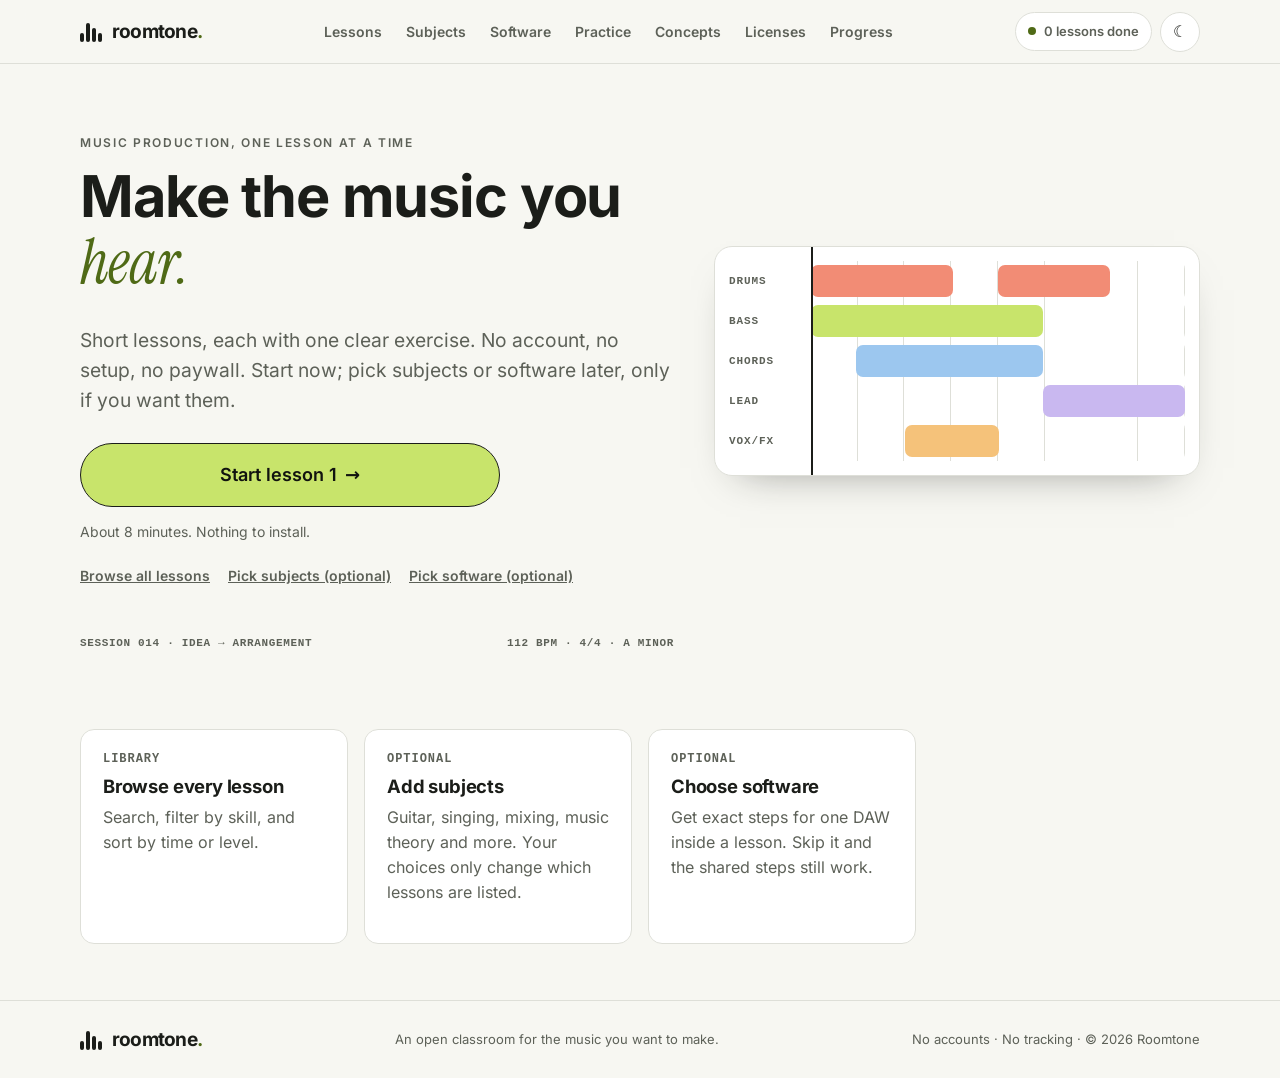
<file: index.html>
<!doctype html>
<html lang="en">
<head>
<meta charset="UTF-8" />
<meta name="viewport" content="width=device-width, initial-scale=1" />
<meta name="theme-color" content="#11130f" />
<meta name="description" content="Start a short, practical music production lesson now. No account, no setup. Choose subjects and software later if you want to." />
<title>Roomtone — Start learning music production</title>
<link rel="icon" href="favicon.ico" sizes="32x32" type="image/x-icon" />
<link rel="canonical" href="https://pashalegion.github.io/roomtone/" />
<meta property="og:site_name" content="Roomtone" />
<meta property="og:type" content="website" />
<meta property="og:title" content="Roomtone — Start learning music production" />
<meta property="og:description" content="Start a short, practical music production lesson now. No account, no setup. Choose subjects and software later if you want to." />
<meta property="og:url" content="https://pashalegion.github.io/roomtone/" />
<script>
(function () {
  var hashes = {"#explore": "subjects.html", "#paths": "daws.html", "#library": "lessons.html", "#concepts": "concepts.html", "#practice": "practice.html", "#software-notes": "software.html"};
  if (hashes[location.hash]) { location.replace(hashes[location.hash]); return; }
  document.documentElement.classList.add("js");
  if (location.protocol !== "file:") {
    var preload = document.createElement("link");
    preload.rel = "preload"; preload.as = "font"; preload.type = "font/woff2";
    preload.href = "assets/fonts/inter-latin-700-normal.woff2"; preload.crossOrigin = "anonymous";
    document.head.appendChild(preload);
  }
  try {
    var saved = localStorage.getItem("roomtone.theme.v1");
    document.documentElement.dataset.theme = saved === "dark" || saved === "light" ? saved : (window.matchMedia && window.matchMedia("(prefers-color-scheme: dark)").matches ? "dark" : "light");
  } catch (error) { /* The stylesheet falls back to the system preference. */ }
})();
</script>
<link rel="stylesheet" href="assets/site.css" />
</head>
<body>
<a class="skip-link" href="#main">Skip to content</a>
<header class="topbar">
  <a class="brand" href="index.html" aria-label="Roomtone home"><span class="brand-mark" aria-hidden="true"><i></i><i></i><i></i><i></i></span><span>roomtone<span class="brand-dot">.</span></span></a>
  <nav class="site-nav" id="site-nav" aria-label="Main">
    <a href="lessons.html">Lessons</a>
    <a href="subjects.html">Subjects</a>
    <a href="daws.html">Software</a>
    <a href="practice.html">Practice</a>
    <a href="concepts.html">Concepts</a>
    <a href="software.html">Licenses</a>
    <a href="progress.html">Progress</a>
  </nav>
  <div class="topbar-right">
    <a class="progress-pill" href="progress.html"><span class="status-dot" aria-hidden="true"></span><span data-progress-count>0 lessons done</span></a>
    <button class="theme-toggle" type="button" aria-pressed="false" aria-label="Switch to dark mode" title="Switch to dark mode"><span aria-hidden="true">☾</span></button>
    <button class="menu-toggle" type="button" aria-expanded="false" aria-controls="site-nav">Menu</button>
  </div>
</header>

<main id="main" tabindex="-1">
  <section class="wrap hero">
    <div class="hero-copy rise">
      <p class="eyebrow">Music production, one lesson at a time</p>
      <h1>Make the music you <span class="serif">hear.</span></h1>
      <p class="hero-deck">Short lessons, each with one clear exercise. No account, no setup, no paywall. Start now; pick subjects or software later, only if you want them.</p>
      <div class="start-stack">
        <a class="card continue-card hidden" id="continue-card" href="lesson.html?id=first-session"><strong id="continue-title">Continue</strong><span class="go">Pick up here →</span></a>
        <a class="button button-primary button-big" href="lesson.html?id=first-session">Start lesson 1 <span aria-hidden="true">→</span></a>
        <p class="reassure">About 8 minutes. Nothing to install.</p>
      </div>
      <div class="hero-links">
        <a href="lessons.html">Browse all lessons</a>
        <a href="subjects.html">Pick subjects (optional)</a>
        <a href="daws.html">Pick software (optional)</a>
      </div>
    </div>
    <div class="arrangement" aria-hidden="true">
      <div class="arrangement-row"><b>DRUMS</b><div class="arrangement-lane"><span class="clip clip-coral" style="--i:0;left:0;width:38%"></span><span class="clip clip-coral" style="--i:1;left:50%;width:30%"></span></div></div>
      <div class="arrangement-row"><b>BASS</b><div class="arrangement-lane"><span class="clip clip-lime" style="--i:2;left:0;width:62%"></span></div></div>
      <div class="arrangement-row"><b>CHORDS</b><div class="arrangement-lane"><span class="clip clip-blue" style="--i:3;left:12%;width:50%"></span></div></div>
      <div class="arrangement-row"><b>LEAD</b><div class="arrangement-lane"><span class="clip clip-lilac" style="--i:4;left:62%;width:38%"></span></div></div>
      <div class="arrangement-row"><b>VOX/FX</b><div class="arrangement-lane"><span class="clip clip-orange" style="--i:5;left:25%;width:25%"></span></div></div>
      <div class="playhead"></div>
    </div>
    <div class="arrangement-caption" aria-hidden="true"><span>SESSION 014 · IDEA → ARRANGEMENT</span><span>112 BPM · 4/4 · A MINOR</span></div>
  </section>

  <section class="wrap rise" aria-labelledby="next-steps">
    <h2 id="next-steps" class="sr-only">Where to go next</h2>
    <div class="card-grid">
      <a class="card" href="lessons.html" style="text-decoration:none"><p class="count">Library</p><h3>Browse every lesson</h3><p class="muted">Search, filter by skill, and sort by time or level.</p></a>
      <a class="card" href="subjects.html" style="text-decoration:none"><p class="count">Optional</p><h3>Add subjects</h3><p class="muted">Guitar, singing, mixing, music theory and more. Your choices only change which lessons are listed.</p></a>
      <a class="card" href="daws.html" style="text-decoration:none"><p class="count">Optional</p><h3>Choose software</h3><p class="muted">Get exact steps for one DAW inside a lesson. Skip it and the shared steps still work.</p></a>
    </div>
  </section>
</main>

<footer class="site-footer">
  <div class="wrap footer-inner">
    <a class="brand" href="index.html"><span class="brand-mark" aria-hidden="true"><i></i><i></i><i></i><i></i></span><span>roomtone<span class="brand-dot">.</span></span></a>
    <span>An open classroom for the music you want to make.</span>
    <span>No accounts · No tracking · © 2026 Roomtone</span>
  </div>
</footer>
<script src="assets/shell.js"></script>
<script src="assets/home.js"></script>
</body>
</html>
</file>
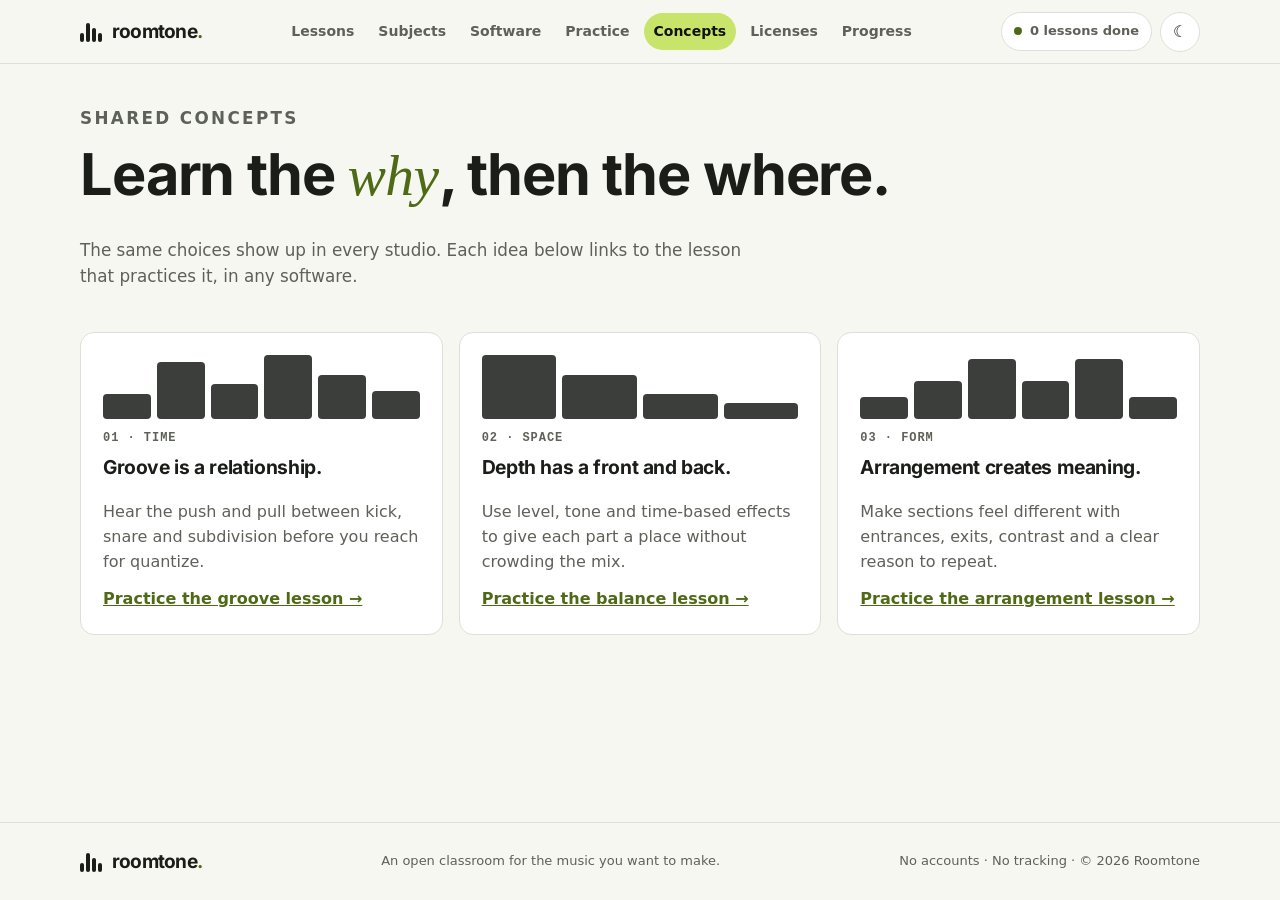
<file: concepts.html>
<!doctype html>
<html lang="en">
<head>
<meta charset="UTF-8" />
<meta name="viewport" content="width=device-width, initial-scale=1" />
<meta name="theme-color" content="#11130f" />
<meta name="description" content="The production ideas that travel between every studio, each linked to the lesson that practices it." />
<title>Shared concepts — Roomtone</title>
<link rel="icon" href="favicon.ico" sizes="32x32" type="image/x-icon" />
<link rel="canonical" href="https://pashalegion.github.io/roomtone/concepts.html" />
<meta property="og:site_name" content="Roomtone" />
<meta property="og:type" content="website" />
<meta property="og:title" content="Shared concepts — Roomtone" />
<meta property="og:description" content="The production ideas that travel between every studio, each linked to the lesson that practices it." />
<meta property="og:url" content="https://pashalegion.github.io/roomtone/concepts.html" />
<script>
(function () {
  document.documentElement.classList.add("js");
  if (location.protocol !== "file:") {
    var preload = document.createElement("link");
    preload.rel = "preload"; preload.as = "font"; preload.type = "font/woff2";
    preload.href = "assets/fonts/inter-latin-700-normal.woff2"; preload.crossOrigin = "anonymous";
    document.head.appendChild(preload);
  }
  try {
    var saved = localStorage.getItem("roomtone.theme.v1");
    document.documentElement.dataset.theme = saved === "dark" || saved === "light" ? saved : (window.matchMedia && window.matchMedia("(prefers-color-scheme: dark)").matches ? "dark" : "light");
  } catch (error) { /* The stylesheet falls back to the system preference. */ }
})();
</script>
<link rel="stylesheet" href="assets/site.css" />
</head>
<body>
<a class="skip-link" href="#main">Skip to content</a>
<header class="topbar">
  <a class="brand" href="index.html" aria-label="Roomtone home"><span class="brand-mark" aria-hidden="true"><i></i><i></i><i></i><i></i></span><span>roomtone<span class="brand-dot">.</span></span></a>
  <nav class="site-nav" id="site-nav" aria-label="Main">
    <a href="lessons.html">Lessons</a>
    <a href="subjects.html">Subjects</a>
    <a href="daws.html">Software</a>
    <a href="practice.html">Practice</a>
    <a href="concepts.html">Concepts</a>
    <a href="software.html">Licenses</a>
    <a href="progress.html">Progress</a>
  </nav>
  <div class="topbar-right">
    <a class="progress-pill" href="progress.html"><span class="status-dot" aria-hidden="true"></span><span data-progress-count>0 lessons done</span></a>
    <button class="theme-toggle" type="button" aria-pressed="false" aria-label="Switch to dark mode" title="Switch to dark mode"><span aria-hidden="true">☾</span></button>
    <button class="menu-toggle" type="button" aria-expanded="false" aria-controls="site-nav">Menu</button>
  </div>
</header>

<main id="main" tabindex="-1">
  <section class="wrap page-head rise">
    <p class="eyebrow">Shared concepts</p>
    <h1>Learn the <span class="serif">why</span>, then the where.</h1>
    <p>The same choices show up in every studio. Each idea below links to the lesson that practices it, in any software.</p>
  </section>
  <section class="wrap concept-grid">
    <article class="card concept-card">
      <div class="glyph" aria-hidden="true"><i style="height:40%"></i><i style="height:90%"></i><i style="height:55%"></i><i style="height:100%"></i><i style="height:70%"></i><i style="height:45%"></i></div>
      <p class="count">01 · Time</p>
      <h2 style="font-size:1.2rem">Groove is a relationship.</h2>
      <p>Hear the push and pull between kick, snare and subdivision before you reach for quantize.</p>
      <a class="text-link" href="lesson.html?id=midi-groove">Practice the groove lesson →</a>
    </article>
    <article class="card concept-card">
      <div class="glyph" aria-hidden="true"><i style="height:100%"></i><i style="height:70%"></i><i style="height:40%"></i><i style="height:25%"></i></div>
      <p class="count">02 · Space</p>
      <h2 style="font-size:1.2rem">Depth has a front and back.</h2>
      <p>Use level, tone and time-based effects to give each part a place without crowding the mix.</p>
      <a class="text-link" href="lesson.html?id=mix-balance">Practice the balance lesson →</a>
    </article>
    <article class="card concept-card">
      <div class="glyph" aria-hidden="true"><i style="height:35%"></i><i style="height:60%"></i><i style="height:95%"></i><i style="height:60%"></i><i style="height:95%"></i><i style="height:35%"></i></div>
      <p class="count">03 · Form</p>
      <h2 style="font-size:1.2rem">Arrangement creates meaning.</h2>
      <p>Make sections feel different with entrances, exits, contrast and a clear reason to repeat.</p>
      <a class="text-link" href="lesson.html?id=arrange-loop">Practice the arrangement lesson →</a>
    </article>
  </section>
</main>

<footer class="site-footer">
  <div class="wrap footer-inner">
    <a class="brand" href="index.html"><span class="brand-mark" aria-hidden="true"><i></i><i></i><i></i><i></i></span><span>roomtone<span class="brand-dot">.</span></span></a>
    <span>An open classroom for the music you want to make.</span>
    <span>No accounts · No tracking · © 2026 Roomtone</span>
  </div>
</footer>
<script src="assets/shell.js"></script>
</body>
</html>
</file>
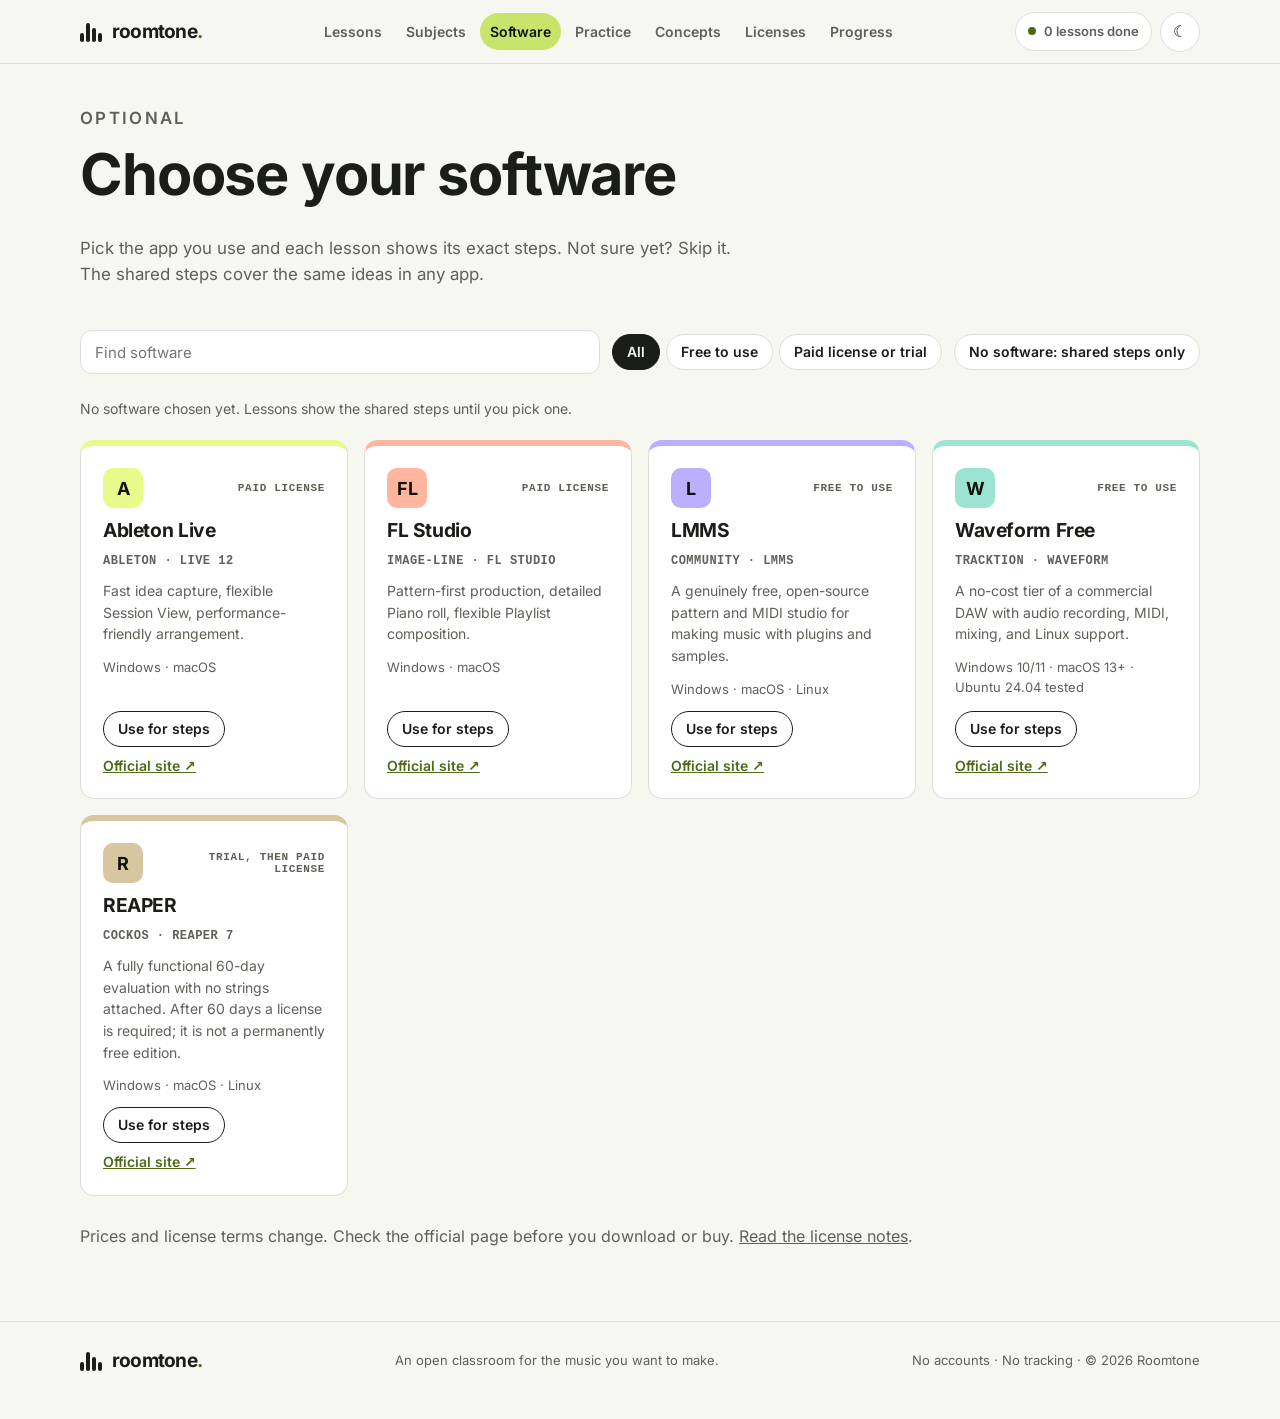
<file: daws.html>
<!doctype html>
<html lang="en">
<head>
<meta charset="UTF-8" />
<meta name="viewport" content="width=device-width, initial-scale=1" />
<meta name="theme-color" content="#11130f" />
<meta name="description" content="Optional: choose the music software you use to see its exact steps inside lessons. Free and paid options, side by side." />
<title>Software — Roomtone</title>
<link rel="icon" href="favicon.ico" sizes="32x32" type="image/x-icon" />
<link rel="canonical" href="https://pashalegion.github.io/roomtone/daws.html" />
<meta property="og:site_name" content="Roomtone" />
<meta property="og:type" content="website" />
<meta property="og:title" content="Software — Roomtone" />
<meta property="og:description" content="Optional: choose the music software you use to see its exact steps inside lessons. Free and paid options, side by side." />
<meta property="og:url" content="https://pashalegion.github.io/roomtone/daws.html" />
<script>
(function () {
  document.documentElement.classList.add("js");
  if (location.protocol !== "file:") {
    var preload = document.createElement("link");
    preload.rel = "preload"; preload.as = "font"; preload.type = "font/woff2";
    preload.href = "assets/fonts/inter-latin-700-normal.woff2"; preload.crossOrigin = "anonymous";
    document.head.appendChild(preload);
  }
  try {
    var saved = localStorage.getItem("roomtone.theme.v1");
    document.documentElement.dataset.theme = saved === "dark" || saved === "light" ? saved : (window.matchMedia && window.matchMedia("(prefers-color-scheme: dark)").matches ? "dark" : "light");
  } catch (error) { /* The stylesheet falls back to the system preference. */ }
})();
</script>
<link rel="stylesheet" href="assets/site.css" />
</head>
<body>
<a class="skip-link" href="#main">Skip to content</a>
<header class="topbar">
  <a class="brand" href="index.html" aria-label="Roomtone home"><span class="brand-mark" aria-hidden="true"><i></i><i></i><i></i><i></i></span><span>roomtone<span class="brand-dot">.</span></span></a>
  <nav class="site-nav" id="site-nav" aria-label="Main">
    <a href="lessons.html">Lessons</a>
    <a href="subjects.html">Subjects</a>
    <a href="daws.html">Software</a>
    <a href="practice.html">Practice</a>
    <a href="concepts.html">Concepts</a>
    <a href="software.html">Licenses</a>
    <a href="progress.html">Progress</a>
  </nav>
  <div class="topbar-right">
    <a class="progress-pill" href="progress.html"><span class="status-dot" aria-hidden="true"></span><span data-progress-count>0 lessons done</span></a>
    <button class="theme-toggle" type="button" aria-pressed="false" aria-label="Switch to dark mode" title="Switch to dark mode"><span aria-hidden="true">☾</span></button>
    <button class="menu-toggle" type="button" aria-expanded="false" aria-controls="site-nav">Menu</button>
  </div>
</header>

<main id="main" tabindex="-1">
  <section class="wrap page-head rise">
    <p class="eyebrow">Optional</p>
    <h1>Choose your software</h1>
    <p>Pick the app you use and each lesson shows its exact steps. Not sure yet? Skip it. The shared steps cover the same ideas in any app.</p>
  </section>
  <section class="wrap">
    <div class="toolbar">
      <label class="search"><span class="sr-only">Find software</span><input id="search" type="search" placeholder="Find software" autocomplete="off" /></label>
      <div class="segmented" id="cost" role="group" aria-label="Filter software by license">
        <button class="chip" type="button" data-filter="all" aria-pressed="true">All</button>
        <button class="chip" type="button" data-filter="free" aria-pressed="false">Free to use</button>
        <button class="chip" type="button" data-filter="paid" aria-pressed="false">Paid license or trial</button>
      </div>
      <button class="chip" id="skip" type="button" aria-pressed="false">No software: shared steps only</button>
    </div>
    <p class="status-line" id="status" role="status"></p>
    <div class="card-grid" id="grid"></div>
    <div class="empty hidden" id="none">No software matches that search. Try another name or platform.</div>
    <p class="muted" style="margin-top:28px">Prices and license terms change. Check the official page before you download or buy. <a href="software.html">Read the license notes</a>.</p>
  </section>
</main>

<footer class="site-footer">
  <div class="wrap footer-inner">
    <a class="brand" href="index.html"><span class="brand-mark" aria-hidden="true"><i></i><i></i><i></i><i></i></span><span>roomtone<span class="brand-dot">.</span></span></a>
    <span>An open classroom for the music you want to make.</span>
    <span>No accounts · No tracking · © 2026 Roomtone</span>
  </div>
</footer>
<script src="data/daws.js"></script>
<script src="assets/shell.js"></script>
<script src="assets/daws.js"></script>
</body>
</html>
</file>
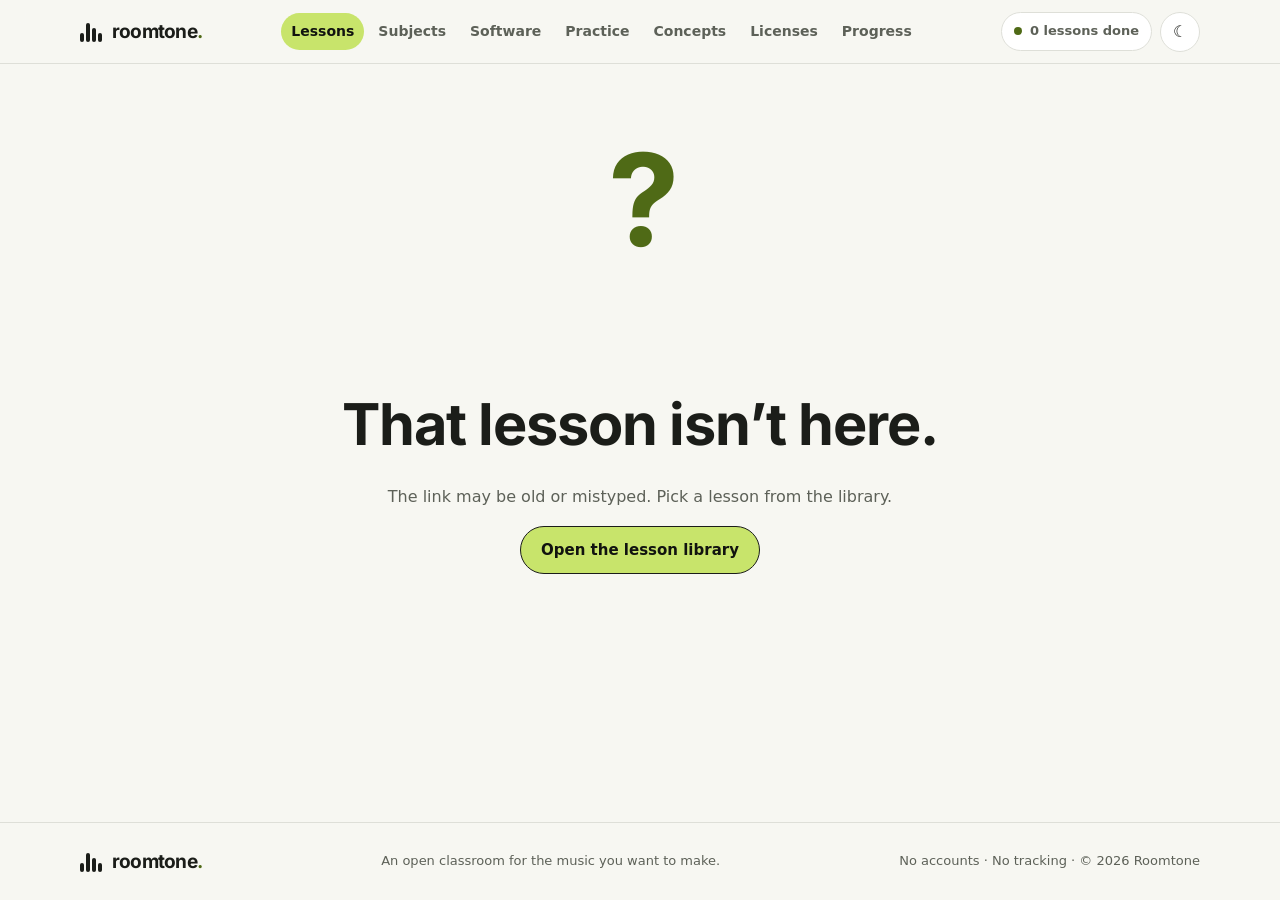
<file: lesson.html>
<!doctype html>
<html lang="en">
<head>
<meta charset="UTF-8" />
<meta name="viewport" content="width=device-width, initial-scale=1" />
<meta name="theme-color" content="#11130f" />
<meta name="description" content="One Roomtone lesson: the idea, the steps, one exercise, and a common mistake to avoid." />
<title>Lesson — Roomtone</title>
<link rel="icon" href="favicon.ico" sizes="32x32" type="image/x-icon" />
<link rel="canonical" href="https://pashalegion.github.io/roomtone/lesson.html" />
<meta property="og:site_name" content="Roomtone" />
<meta property="og:type" content="website" />
<meta property="og:title" content="Lesson — Roomtone" />
<meta property="og:description" content="One Roomtone lesson: the idea, the steps, one exercise, and a common mistake to avoid." />
<meta property="og:url" content="https://pashalegion.github.io/roomtone/lesson.html" />
<script>
(function () {
  document.documentElement.classList.add("js");
  if (location.protocol !== "file:") {
    var preload = document.createElement("link");
    preload.rel = "preload"; preload.as = "font"; preload.type = "font/woff2";
    preload.href = "assets/fonts/inter-latin-700-normal.woff2"; preload.crossOrigin = "anonymous";
    document.head.appendChild(preload);
  }
  try {
    var saved = localStorage.getItem("roomtone.theme.v1");
    document.documentElement.dataset.theme = saved === "dark" || saved === "light" ? saved : (window.matchMedia && window.matchMedia("(prefers-color-scheme: dark)").matches ? "dark" : "light");
  } catch (error) { /* The stylesheet falls back to the system preference. */ }
})();
</script>
<link rel="stylesheet" href="assets/site.css" />
</head>
<body>
<a class="skip-link" href="#main">Skip to content</a>
<header class="topbar">
  <a class="brand" href="index.html" aria-label="Roomtone home"><span class="brand-mark" aria-hidden="true"><i></i><i></i><i></i><i></i></span><span>roomtone<span class="brand-dot">.</span></span></a>
  <nav class="site-nav" id="site-nav" aria-label="Main">
    <a href="lessons.html">Lessons</a>
    <a href="subjects.html">Subjects</a>
    <a href="daws.html">Software</a>
    <a href="practice.html">Practice</a>
    <a href="concepts.html">Concepts</a>
    <a href="software.html">Licenses</a>
    <a href="progress.html">Progress</a>
  </nav>
  <div class="topbar-right">
    <a class="progress-pill" href="progress.html"><span class="status-dot" aria-hidden="true"></span><span data-progress-count>0 lessons done</span></a>
    <button class="theme-toggle" type="button" aria-pressed="false" aria-label="Switch to dark mode" title="Switch to dark mode"><span aria-hidden="true">☾</span></button>
    <button class="menu-toggle" type="button" aria-expanded="false" aria-controls="site-nav">Menu</button>
  </div>
</header>

<main id="main" tabindex="-1">
  <article class="narrow lesson-head" id="lesson" hidden>
    <p class="crumbs"><a href="lessons.html">Lessons</a> <span aria-hidden="true">/</span> <span id="crumb-course"></span></p>
    <div id="lesson-view"></div>
  </article>
  <section class="narrow lesson-state" id="lesson-loading" role="status">
    <p class="muted">Loading the lesson…</p>
  </section>
  <section class="narrow not-found hidden" id="lesson-missing">
    <p class="big" aria-hidden="true">?</p>
    <h1>That lesson isn’t here.</h1>
    <p class="muted">The link may be old or mistyped. Pick a lesson from the library.</p>
    <p><a class="button button-primary" href="lessons.html">Open the lesson library</a></p>
  </section>
  <noscript><section class="narrow"><p>This lesson needs JavaScript to show its content. The <a href="lessons.html">lesson library</a> works without it.</p></section></noscript>
</main>

<footer class="site-footer">
  <div class="wrap footer-inner">
    <a class="brand" href="index.html"><span class="brand-mark" aria-hidden="true"><i></i><i></i><i></i><i></i></span><span>roomtone<span class="brand-dot">.</span></span></a>
    <span>An open classroom for the music you want to make.</span>
    <span>No accounts · No tracking · © 2026 Roomtone</span>
  </div>
</footer>
<script src="assets/shell.js"></script>
<script src="data/daws.js"></script>
<script src="assets/lesson.js"></script>
</body>
</html>
</file>
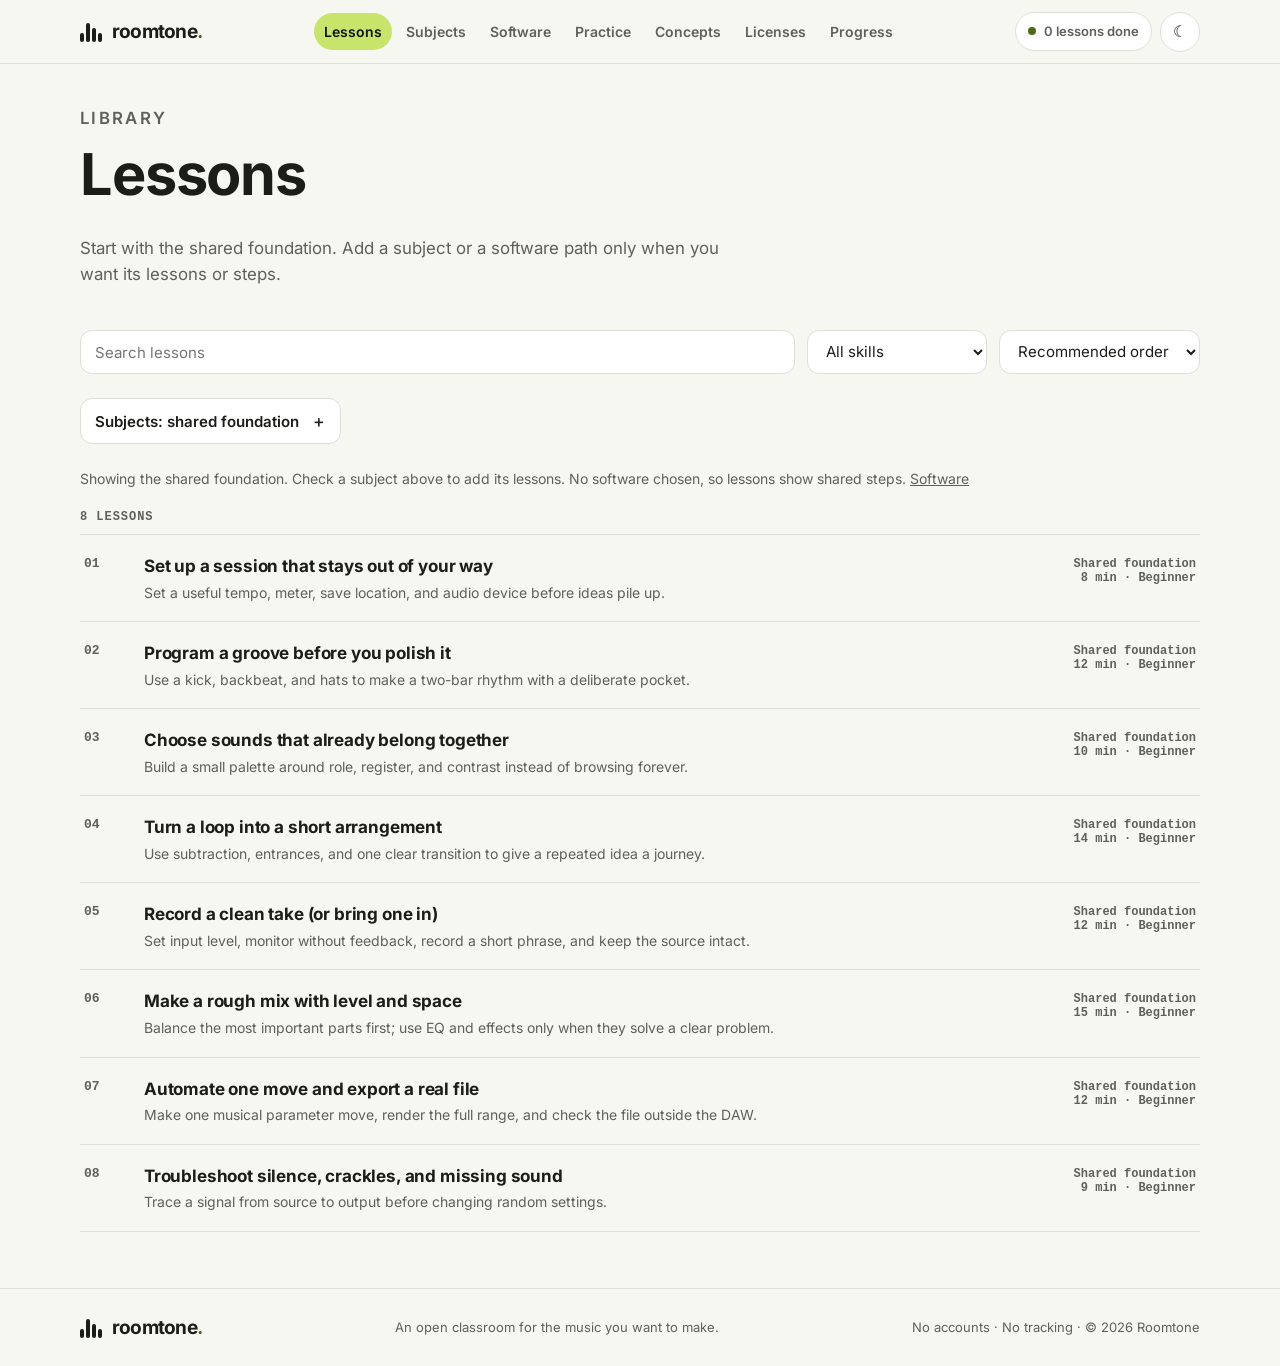
<file: lessons.html>
<!doctype html>
<html lang="en">
<head>
<meta charset="UTF-8" />
<meta name="viewport" content="width=device-width, initial-scale=1" />
<meta name="theme-color" content="#11130f" />
<meta name="description" content="Search and filter every Roomtone lesson by skill, subject and order. Start with the shared foundation." />
<title>Lessons — Roomtone</title>
<link rel="icon" href="favicon.ico" sizes="32x32" type="image/x-icon" />
<link rel="canonical" href="https://pashalegion.github.io/roomtone/lessons.html" />
<meta property="og:site_name" content="Roomtone" />
<meta property="og:type" content="website" />
<meta property="og:title" content="Lessons — Roomtone" />
<meta property="og:description" content="Search and filter every Roomtone lesson by skill, subject and order. Start with the shared foundation." />
<meta property="og:url" content="https://pashalegion.github.io/roomtone/lessons.html" />
<script>
(function () {
  document.documentElement.classList.add("js");
  if (location.protocol !== "file:") {
    var preload = document.createElement("link");
    preload.rel = "preload"; preload.as = "font"; preload.type = "font/woff2";
    preload.href = "assets/fonts/inter-latin-700-normal.woff2"; preload.crossOrigin = "anonymous";
    document.head.appendChild(preload);
  }
  try {
    var saved = localStorage.getItem("roomtone.theme.v1");
    document.documentElement.dataset.theme = saved === "dark" || saved === "light" ? saved : (window.matchMedia && window.matchMedia("(prefers-color-scheme: dark)").matches ? "dark" : "light");
  } catch (error) { /* The stylesheet falls back to the system preference. */ }
})();
</script>
<link rel="stylesheet" href="assets/site.css" />
</head>
<body>
<a class="skip-link" href="#main">Skip to content</a>
<header class="topbar">
  <a class="brand" href="index.html" aria-label="Roomtone home"><span class="brand-mark" aria-hidden="true"><i></i><i></i><i></i><i></i></span><span>roomtone<span class="brand-dot">.</span></span></a>
  <nav class="site-nav" id="site-nav" aria-label="Main">
    <a href="lessons.html">Lessons</a>
    <a href="subjects.html">Subjects</a>
    <a href="daws.html">Software</a>
    <a href="practice.html">Practice</a>
    <a href="concepts.html">Concepts</a>
    <a href="software.html">Licenses</a>
    <a href="progress.html">Progress</a>
  </nav>
  <div class="topbar-right">
    <a class="progress-pill" href="progress.html"><span class="status-dot" aria-hidden="true"></span><span data-progress-count>0 lessons done</span></a>
    <button class="theme-toggle" type="button" aria-pressed="false" aria-label="Switch to dark mode" title="Switch to dark mode"><span aria-hidden="true">☾</span></button>
    <button class="menu-toggle" type="button" aria-expanded="false" aria-controls="site-nav">Menu</button>
  </div>
</header>

<main id="main" tabindex="-1">
  <section class="wrap page-head rise">
    <p class="eyebrow">Library</p>
    <h1>Lessons</h1>
    <p>Start with the shared foundation. Add a subject or a software path only when you want its lessons or steps.</p>
  </section>
  <section class="wrap" aria-label="Lesson list">
    <div class="toolbar">
      <label class="search"><span class="sr-only">Search lessons</span><input id="search" type="search" placeholder="Search lessons" autocomplete="off" /></label>
      <label><span class="sr-only">Skill</span><select id="skill"></select></label>
      <label><span class="sr-only">Order</span>
        <select id="sort">
          <option value="recommended">Recommended order</option>
          <option value="beginner">Beginner first</option>
          <option value="shortest">Shortest first</option>
        </select>
      </label>
    </div>
    <div class="toolbar">
      <details class="subject-picker" id="subject-picker">
        <summary><span id="subject-summary">Subjects: shared foundation</span></summary>
        <div class="options" id="subject-options"></div>
      </details>
    </div>
    <p class="status-line" id="scope-line" role="status">Showing the shared foundation. Check a subject above to add its lessons.</p>
    <p class="count" id="count"></p>
    <ol class="lesson-list" id="lesson-list"></ol>
    <div class="empty hidden" id="empty">
      <p><strong>Nothing matches.</strong> Clear the search or try another skill.</p>
      <button class="button button-small" id="clear" type="button">Clear search and skill</button>
    </div>
  </section>
</main>

<footer class="site-footer">
  <div class="wrap footer-inner">
    <a class="brand" href="index.html"><span class="brand-mark" aria-hidden="true"><i></i><i></i><i></i><i></i></span><span>roomtone<span class="brand-dot">.</span></span></a>
    <span>An open classroom for the music you want to make.</span>
    <span>No accounts · No tracking · © 2026 Roomtone</span>
  </div>
</footer>
<script src="data/subjects.js"></script>
<script src="data/lessons-index.js"></script>
<script src="data/daws.js"></script>
<script src="assets/shell.js"></script>
<script src="assets/lessons.js"></script>
</body>
</html>
</file>
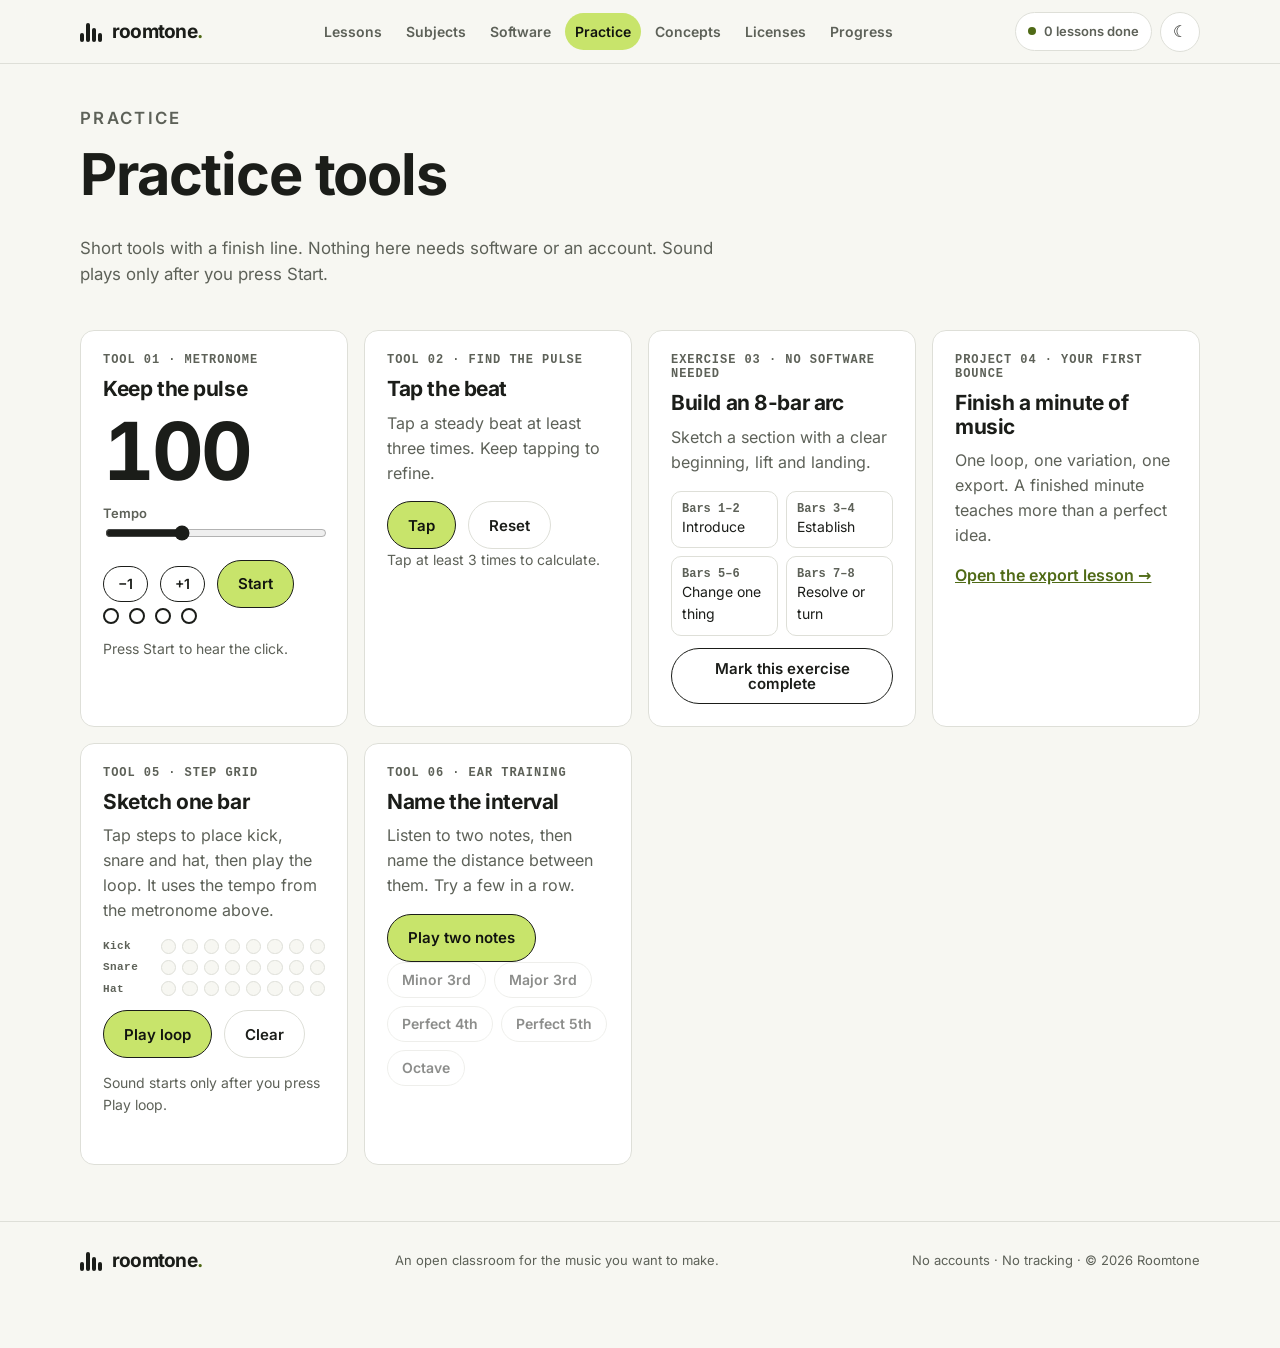
<file: practice.html>
<!doctype html>
<html lang="en">
<head>
<meta charset="UTF-8" />
<meta name="viewport" content="width=device-width, initial-scale=1" />
<meta name="theme-color" content="#11130f" />
<meta name="description" content="A metronome, tap tempo, and a short arrangement exercise. No software needed." />
<title>Practice tools — Roomtone</title>
<link rel="icon" href="favicon.ico" sizes="32x32" type="image/x-icon" />
<link rel="canonical" href="https://pashalegion.github.io/roomtone/practice.html" />
<meta property="og:site_name" content="Roomtone" />
<meta property="og:type" content="website" />
<meta property="og:title" content="Practice tools — Roomtone" />
<meta property="og:description" content="A metronome, tap tempo, and a short arrangement exercise. No software needed." />
<meta property="og:url" content="https://pashalegion.github.io/roomtone/practice.html" />
<script>
(function () {
  document.documentElement.classList.add("js");
  if (location.protocol !== "file:") {
    var preload = document.createElement("link");
    preload.rel = "preload"; preload.as = "font"; preload.type = "font/woff2";
    preload.href = "assets/fonts/inter-latin-700-normal.woff2"; preload.crossOrigin = "anonymous";
    document.head.appendChild(preload);
  }
  try {
    var saved = localStorage.getItem("roomtone.theme.v1");
    document.documentElement.dataset.theme = saved === "dark" || saved === "light" ? saved : (window.matchMedia && window.matchMedia("(prefers-color-scheme: dark)").matches ? "dark" : "light");
  } catch (error) { /* The stylesheet falls back to the system preference. */ }
})();
</script>
<link rel="stylesheet" href="assets/site.css" />
</head>
<body>
<a class="skip-link" href="#main">Skip to content</a>
<header class="topbar">
  <a class="brand" href="index.html" aria-label="Roomtone home"><span class="brand-mark" aria-hidden="true"><i></i><i></i><i></i><i></i></span><span>roomtone<span class="brand-dot">.</span></span></a>
  <nav class="site-nav" id="site-nav" aria-label="Main">
    <a href="lessons.html">Lessons</a>
    <a href="subjects.html">Subjects</a>
    <a href="daws.html">Software</a>
    <a href="practice.html">Practice</a>
    <a href="concepts.html">Concepts</a>
    <a href="software.html">Licenses</a>
    <a href="progress.html">Progress</a>
  </nav>
  <div class="topbar-right">
    <a class="progress-pill" href="progress.html"><span class="status-dot" aria-hidden="true"></span><span data-progress-count>0 lessons done</span></a>
    <button class="theme-toggle" type="button" aria-pressed="false" aria-label="Switch to dark mode" title="Switch to dark mode"><span aria-hidden="true">☾</span></button>
    <button class="menu-toggle" type="button" aria-expanded="false" aria-controls="site-nav">Menu</button>
  </div>
</header>

<main id="main" tabindex="-1">
  <section class="wrap page-head rise">
    <p class="eyebrow">Practice</p>
    <h1>Practice tools</h1>
    <p>Short tools with a finish line. Nothing here needs software or an account. Sound plays only after you press Start.</p>
  </section>
  <section class="wrap">
    <div class="card-grid">
      <article class="card" aria-labelledby="metro-title">
        <p class="count">Tool 01 · Metronome</p>
        <h2 id="metro-title" style="font-size:1.3rem">Keep the pulse</h2>
        <div class="bpm-readout" id="bpm-value" aria-hidden="true">100</div>
        <p class="sr-only">Tempo is <span id="bpm-sr">100</span> beats per minute.</p>
        <label class="field" for="bpm-range" style="margin-top:12px">Tempo</label>
        <input type="range" id="bpm-range" min="40" max="220" step="1" value="100" />
        <div class="bpm-row" style="margin-top:12px">
          <button class="button button-small" id="bpm-down" type="button" aria-label="Slower by one beat per minute">−1</button>
          <button class="button button-small" id="bpm-up" type="button" aria-label="Faster by one beat per minute">+1</button>
          <button class="button button-primary" id="metro-toggle" type="button" aria-pressed="false">Start</button>
        </div>
        <div class="beat-dots" id="beat-dots" aria-hidden="true"><i></i><i></i><i></i><i></i></div>
        <p class="status-line" id="metro-status">Press Start to hear the click.</p>
      </article>
      <article class="card" aria-labelledby="tap-title">
        <p class="count">Tool 02 · Find the pulse</p>
        <h2 id="tap-title" style="font-size:1.3rem">Tap the beat</h2>
        <p class="muted">Tap a steady beat at least three times. Keep tapping to refine.</p>
        <div class="bpm-row">
          <button class="button button-primary" id="tap" type="button">Tap</button>
          <button class="button button-quiet" id="tap-reset" type="button">Reset</button>
        </div>
        <p class="tap-result" id="tap-result" role="status" aria-live="polite">Tap at least 3 times to calculate.</p>
      </article>
      <article class="card" aria-labelledby="arc-title">
        <p class="count">Exercise 03 · No software needed</p>
        <h2 id="arc-title" style="font-size:1.3rem">Build an 8-bar arc</h2>
        <p class="muted">Sketch a section with a clear beginning, lift and landing.</p>
        <div class="bar-seq">
          <div><b>Bars 1–2</b>Introduce</div>
          <div><b>Bars 3–4</b>Establish</div>
          <div><b>Bars 5–6</b>Change one thing</div>
          <div><b>Bars 7–8</b>Resolve or turn</div>
        </div>
        <button class="button" id="arc-done" type="button" aria-pressed="false">Mark this exercise complete</button>
      </article>
      <article class="card" aria-labelledby="export-title">
        <p class="count">Project 04 · Your first bounce</p>
        <h2 id="export-title" style="font-size:1.3rem">Finish a minute of music</h2>
        <p class="muted">One loop, one variation, one export. A finished minute teaches more than a perfect idea.</p>
        <a class="text-link" href="lesson.html?id=automation-export">Open the export lesson →</a>
      </article>
      <article class="card" aria-labelledby="grid-title">
        <p class="count">Tool 05 · Step grid</p>
        <h2 id="grid-title" style="font-size:1.3rem">Sketch one bar</h2>
        <p class="muted">Tap steps to place kick, snare and hat, then play the loop. It uses the tempo from the metronome above.</p>
        <div class="step-grid" id="step-grid"></div>
        <div class="bpm-row" style="margin-top:14px">
          <button class="button button-primary" id="grid-toggle" type="button" aria-pressed="false">Play loop</button>
          <button class="button button-quiet" id="grid-clear" type="button">Clear</button>
        </div>
        <p class="status-line" id="grid-status">Sound starts only after you press Play loop.</p>
      </article>
      <article class="card" aria-labelledby="ear-title">
        <p class="count">Tool 06 · Ear training</p>
        <h2 id="ear-title" style="font-size:1.3rem">Name the interval</h2>
        <p class="muted">Listen to two notes, then name the distance between them. Try a few in a row.</p>
        <div class="bpm-row"><button class="button button-primary" id="ear-play" type="button">Play two notes</button></div>
        <div class="software-choices" id="ear-choices" role="group" aria-label="Interval choices"></div>
        <p class="status-line" id="ear-feedback" role="status"></p>
        <p class="muted" id="ear-score" style="font-size:14px;margin:0"></p>
      </article>
    </div>
  </section>
</main>

<footer class="site-footer">
  <div class="wrap footer-inner">
    <a class="brand" href="index.html"><span class="brand-mark" aria-hidden="true"><i></i><i></i><i></i><i></i></span><span>roomtone<span class="brand-dot">.</span></span></a>
    <span>An open classroom for the music you want to make.</span>
    <span>No accounts · No tracking · © 2026 Roomtone</span>
  </div>
</footer>
<script src="assets/shell.js"></script>
<script src="assets/practice.js"></script>
</body>
</html>
</file>
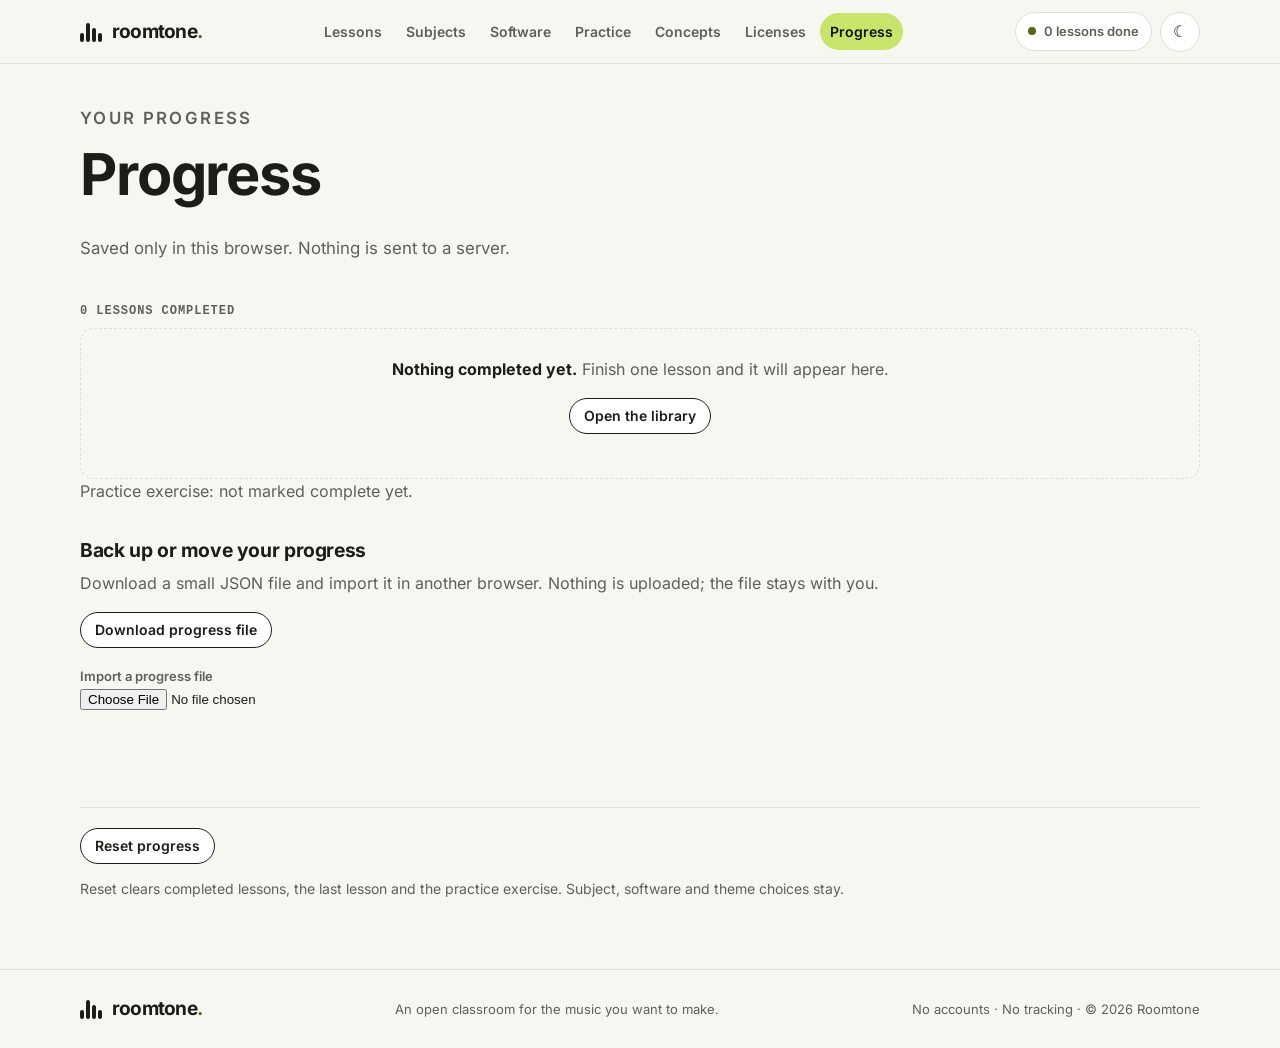
<file: progress.html>
<!doctype html>
<html lang="en">
<head>
<meta charset="UTF-8" />
<meta name="viewport" content="width=device-width, initial-scale=1" />
<meta name="theme-color" content="#11130f" />
<meta name="description" content="Your completed lessons, saved only in this browser. Reset when you want a clean start." />
<title>Progress — Roomtone</title>
<link rel="icon" href="favicon.ico" sizes="32x32" type="image/x-icon" />
<link rel="canonical" href="https://pashalegion.github.io/roomtone/progress.html" />
<meta property="og:site_name" content="Roomtone" />
<meta property="og:type" content="website" />
<meta property="og:title" content="Progress — Roomtone" />
<meta property="og:description" content="Your completed lessons, saved only in this browser. Reset when you want a clean start." />
<meta property="og:url" content="https://pashalegion.github.io/roomtone/progress.html" />
<script>
(function () {
  document.documentElement.classList.add("js");
  if (location.protocol !== "file:") {
    var preload = document.createElement("link");
    preload.rel = "preload"; preload.as = "font"; preload.type = "font/woff2";
    preload.href = "assets/fonts/inter-latin-700-normal.woff2"; preload.crossOrigin = "anonymous";
    document.head.appendChild(preload);
  }
  try {
    var saved = localStorage.getItem("roomtone.theme.v1");
    document.documentElement.dataset.theme = saved === "dark" || saved === "light" ? saved : (window.matchMedia && window.matchMedia("(prefers-color-scheme: dark)").matches ? "dark" : "light");
  } catch (error) { /* The stylesheet falls back to the system preference. */ }
})();
</script>
<link rel="stylesheet" href="assets/site.css" />
</head>
<body>
<a class="skip-link" href="#main">Skip to content</a>
<header class="topbar">
  <a class="brand" href="index.html" aria-label="Roomtone home"><span class="brand-mark" aria-hidden="true"><i></i><i></i><i></i><i></i></span><span>roomtone<span class="brand-dot">.</span></span></a>
  <nav class="site-nav" id="site-nav" aria-label="Main">
    <a href="lessons.html">Lessons</a>
    <a href="subjects.html">Subjects</a>
    <a href="daws.html">Software</a>
    <a href="practice.html">Practice</a>
    <a href="concepts.html">Concepts</a>
    <a href="software.html">Licenses</a>
    <a href="progress.html">Progress</a>
  </nav>
  <div class="topbar-right">
    <a class="progress-pill" href="progress.html"><span class="status-dot" aria-hidden="true"></span><span data-progress-count>0 lessons done</span></a>
    <button class="theme-toggle" type="button" aria-pressed="false" aria-label="Switch to dark mode" title="Switch to dark mode"><span aria-hidden="true">☾</span></button>
    <button class="menu-toggle" type="button" aria-expanded="false" aria-controls="site-nav">Menu</button>
  </div>
</header>

<main id="main" tabindex="-1">
  <section class="wrap page-head rise">
    <p class="eyebrow">Your progress</p>
    <h1>Progress</h1>
    <p class="muted">Saved only in this browser. Nothing is sent to a server.</p>
  </section>
  <section class="wrap">
    <p class="count" id="count"></p>
    <ol class="progress-list" id="done-list"></ol>
    <div class="empty hidden" id="done-empty"><p><strong>Nothing completed yet.</strong> Finish one lesson and it will appear here.</p><p><a class="button button-small" href="lessons.html">Open the library</a></p></div>
    <p class="muted" id="exercise-line"></p>
    <section class="backup" aria-labelledby="backup-title" style="margin-top:36px">
      <h2 id="backup-title" style="font-size:1.2rem">Back up or move your progress</h2>
      <p class="muted">Download a small JSON file and import it in another browser. Nothing is uploaded; the file stays with you.</p>
      <div class="bpm-row">
        <button class="button button-small" id="export" type="button">Download progress file</button>
      </div>
      <label class="field" for="import-file" style="margin-top:18px">Import a progress file</label>
      <input type="file" id="import-file" accept="application/json,.json" />
      <p class="status-line" id="import-status" role="status"></p>
      <div class="bpm-row hidden" id="import-confirm-row">
        <button class="button button-small button-primary" id="import-apply" type="button">Replace my progress with this file</button>
        <button class="text-button" id="import-cancel" type="button">Cancel</button>
      </div>
    </section>
    <div class="danger-zone">
      <button class="button button-small" id="reset" type="button">Reset progress</button>
      <button class="button button-small hidden" id="reset-confirm" type="button">Yes, clear my progress</button>
      <button class="text-button hidden" id="reset-cancel" type="button">Keep it</button>
      <span class="muted" id="reset-note" role="status"></span>
    </div>
    <p class="muted" style="font-size:14px;margin-top:14px">Reset clears completed lessons, the last lesson and the practice exercise. Subject, software and theme choices stay.</p>
  </section>
</main>

<footer class="site-footer">
  <div class="wrap footer-inner">
    <a class="brand" href="index.html"><span class="brand-mark" aria-hidden="true"><i></i><i></i><i></i><i></i></span><span>roomtone<span class="brand-dot">.</span></span></a>
    <span>An open classroom for the music you want to make.</span>
    <span>No accounts · No tracking · © 2026 Roomtone</span>
  </div>
</footer>
<script src="data/lessons-index.js"></script>
<script src="data/subjects.js"></script>
<script src="data/daws.js"></script>
<script src="assets/shell.js"></script>
<script src="assets/progress.js"></script>
</body>
</html>
</file>
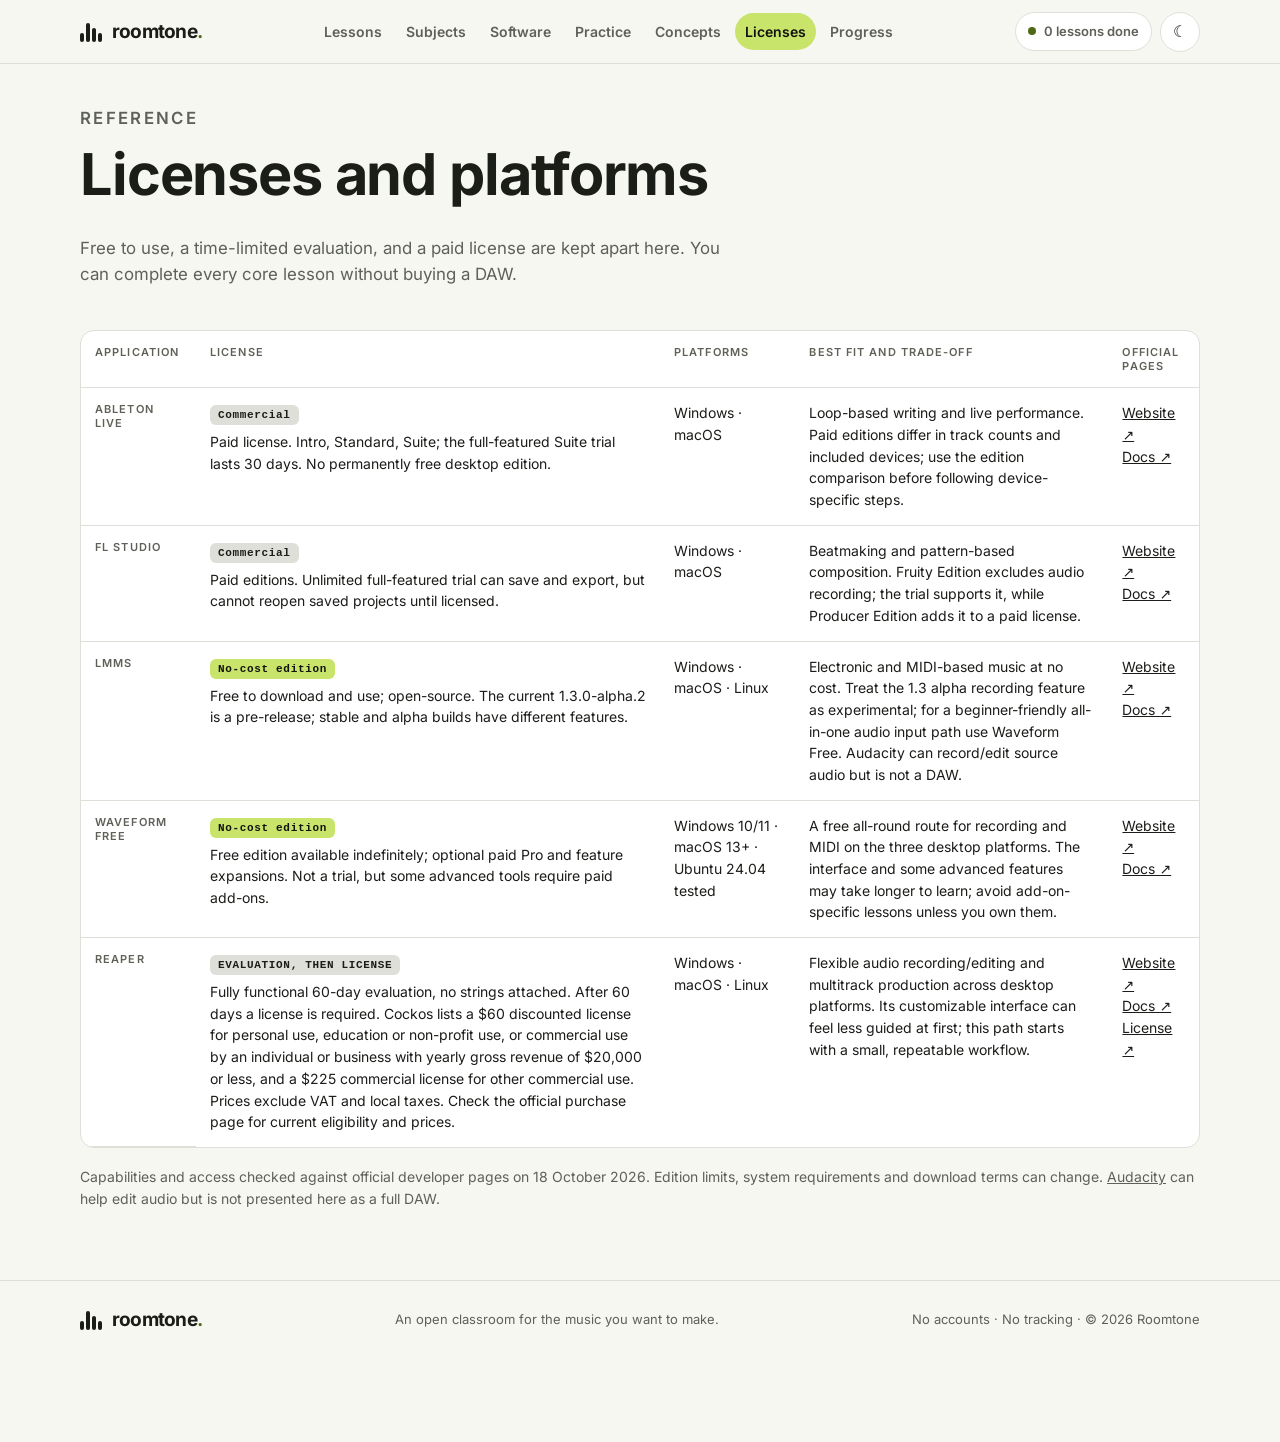
<file: software.html>
<!doctype html>
<html lang="en">
<head>
<meta charset="UTF-8" />
<meta name="viewport" content="width=device-width, initial-scale=1" />
<meta name="theme-color" content="#11130f" />
<meta name="description" content="Which software is free to use, which has a trial or evaluation, and which needs a paid license. Checked against official pages." />
<title>Licenses and platforms — Roomtone</title>
<link rel="icon" href="favicon.ico" sizes="32x32" type="image/x-icon" />
<link rel="canonical" href="https://pashalegion.github.io/roomtone/software.html" />
<meta property="og:site_name" content="Roomtone" />
<meta property="og:type" content="website" />
<meta property="og:title" content="Licenses and platforms — Roomtone" />
<meta property="og:description" content="Which software is free to use, which has a trial or evaluation, and which needs a paid license. Checked against official pages." />
<meta property="og:url" content="https://pashalegion.github.io/roomtone/software.html" />
<script>
(function () {
  document.documentElement.classList.add("js");
  if (location.protocol !== "file:") {
    var preload = document.createElement("link");
    preload.rel = "preload"; preload.as = "font"; preload.type = "font/woff2";
    preload.href = "assets/fonts/inter-latin-700-normal.woff2"; preload.crossOrigin = "anonymous";
    document.head.appendChild(preload);
  }
  try {
    var saved = localStorage.getItem("roomtone.theme.v1");
    document.documentElement.dataset.theme = saved === "dark" || saved === "light" ? saved : (window.matchMedia && window.matchMedia("(prefers-color-scheme: dark)").matches ? "dark" : "light");
  } catch (error) { /* The stylesheet falls back to the system preference. */ }
})();
</script>
<link rel="stylesheet" href="assets/site.css" />
</head>
<body>
<a class="skip-link" href="#main">Skip to content</a>
<header class="topbar">
  <a class="brand" href="index.html" aria-label="Roomtone home"><span class="brand-mark" aria-hidden="true"><i></i><i></i><i></i><i></i></span><span>roomtone<span class="brand-dot">.</span></span></a>
  <nav class="site-nav" id="site-nav" aria-label="Main">
    <a href="lessons.html">Lessons</a>
    <a href="subjects.html">Subjects</a>
    <a href="daws.html">Software</a>
    <a href="practice.html">Practice</a>
    <a href="concepts.html">Concepts</a>
    <a href="software.html">Licenses</a>
    <a href="progress.html">Progress</a>
  </nav>
  <div class="topbar-right">
    <a class="progress-pill" href="progress.html"><span class="status-dot" aria-hidden="true"></span><span data-progress-count>0 lessons done</span></a>
    <button class="theme-toggle" type="button" aria-pressed="false" aria-label="Switch to dark mode" title="Switch to dark mode"><span aria-hidden="true">☾</span></button>
    <button class="menu-toggle" type="button" aria-expanded="false" aria-controls="site-nav">Menu</button>
  </div>
</header>

<main id="main" tabindex="-1">
  <section class="wrap page-head rise">
    <p class="eyebrow">Reference</p>
    <h1>Licenses and platforms</h1>
    <p>Free to use, a time-limited evaluation, and a paid license are kept apart here. You can complete every core lesson without buying a DAW.</p>
  </section>
  <section class="wrap">
    <div class="table-wrap">
      <table class="software">
        <caption class="sr-only">Software license status, platforms and official links</caption>
        <thead><tr><th scope="col">Application</th><th scope="col">License</th><th scope="col">Platforms</th><th scope="col">Best fit and trade-off</th><th scope="col">Official pages</th></tr></thead>
        <tbody id="rows"></tbody>
      </table>
    </div>
    <p class="muted" style="margin-top:18px;font-size:14px">Capabilities and access checked against official developer pages on 18 October 2026. Edition limits, system requirements and download terms can change. <a href="https://www.audacityteam.org/" target="_blank" rel="noopener noreferrer">Audacity</a> can help edit audio but is not presented here as a full DAW.</p>
  </section>
</main>

<footer class="site-footer">
  <div class="wrap footer-inner">
    <a class="brand" href="index.html"><span class="brand-mark" aria-hidden="true"><i></i><i></i><i></i><i></i></span><span>roomtone<span class="brand-dot">.</span></span></a>
    <span>An open classroom for the music you want to make.</span>
    <span>No accounts · No tracking · © 2026 Roomtone</span>
  </div>
</footer>
<script src="data/daws.js"></script>
<script src="assets/shell.js"></script>
<script src="assets/software.js"></script>
</body>
</html>
</file>
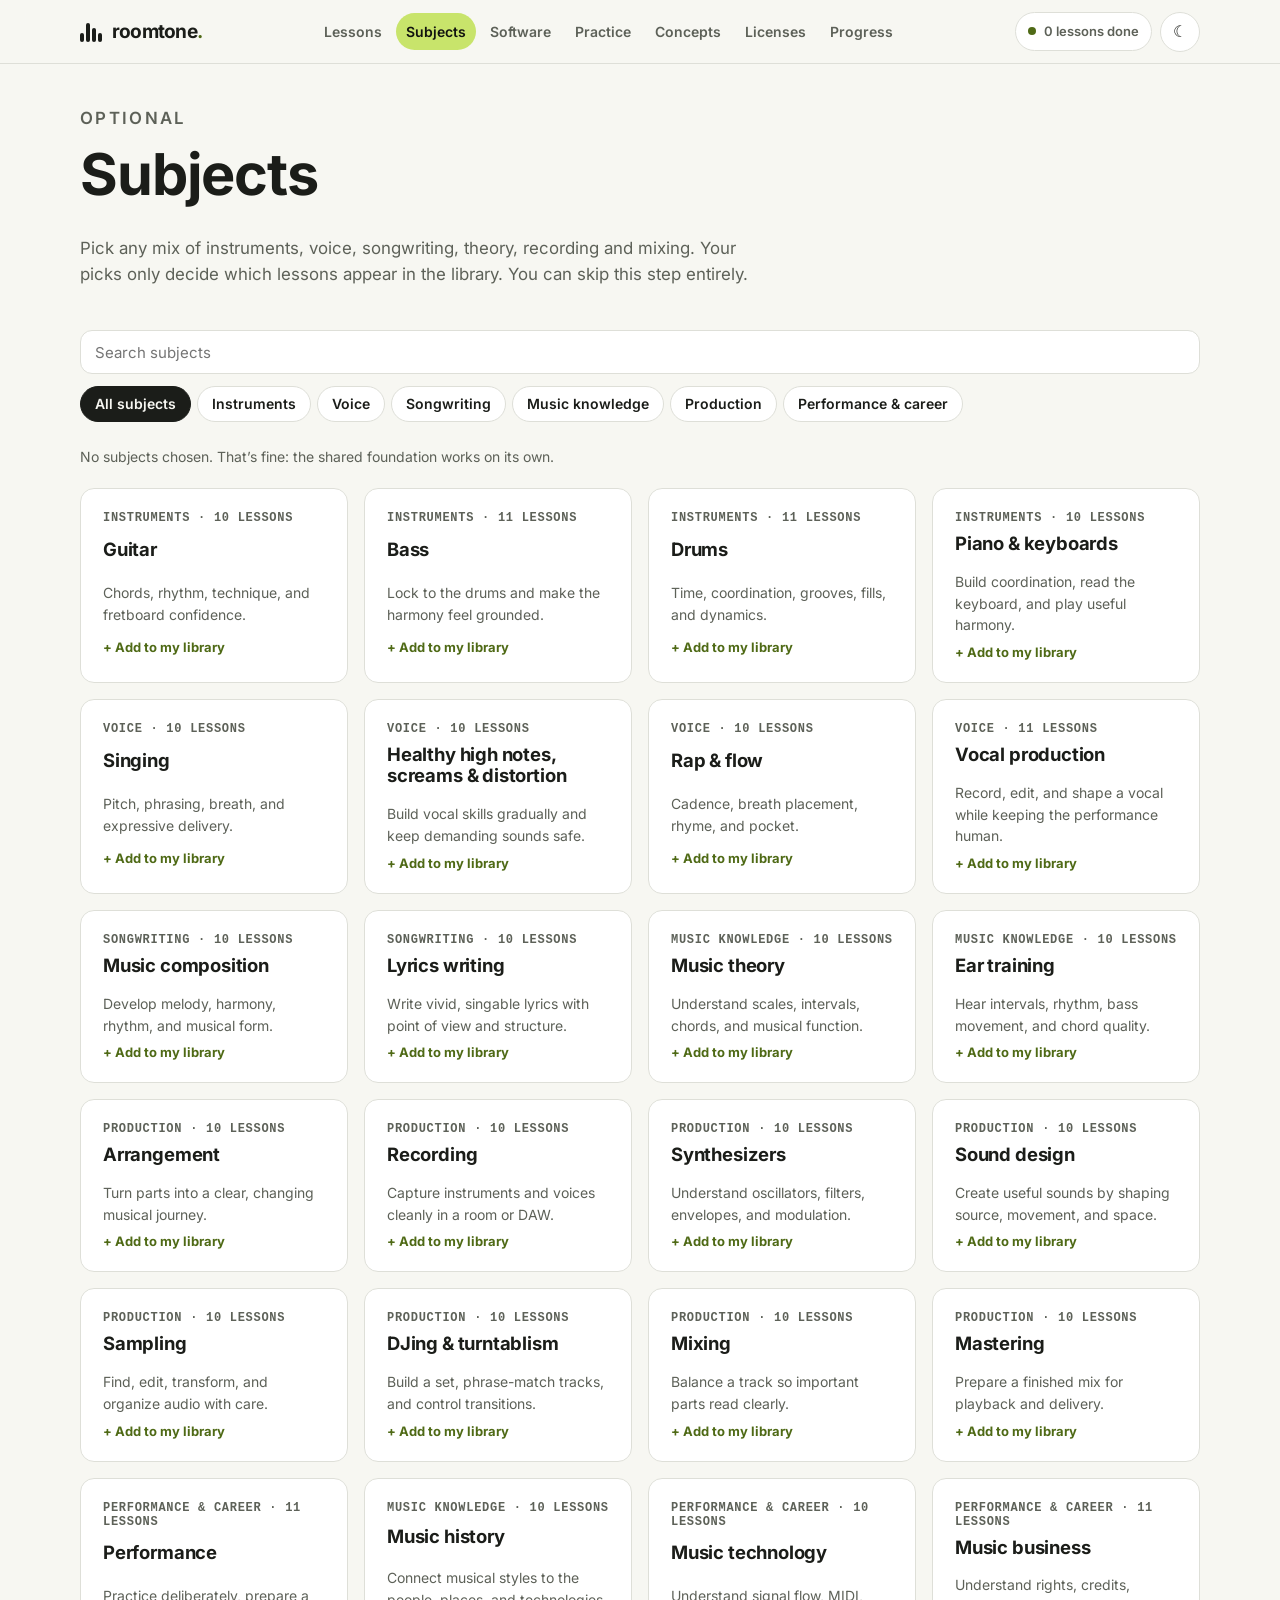
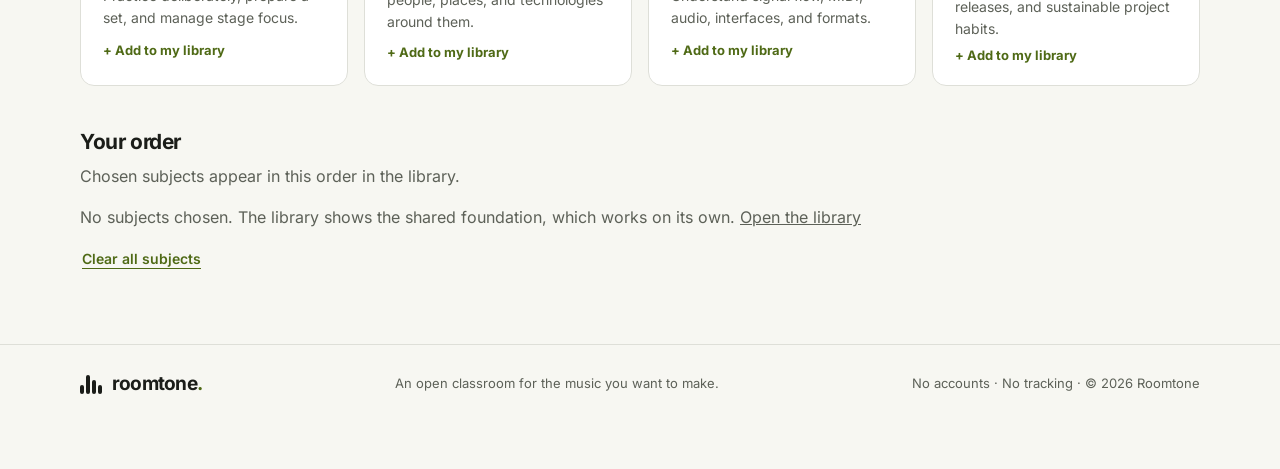
<file: subjects.html>
<!doctype html>
<html lang="en">
<head>
<meta charset="UTF-8" />
<meta name="viewport" content="width=device-width, initial-scale=1" />
<meta name="theme-color" content="#11130f" />
<meta name="description" content="Optional: pick the music subjects you want in your library. Skip it and the shared foundation still works." />
<title>Subjects — Roomtone</title>
<link rel="icon" href="favicon.ico" sizes="32x32" type="image/x-icon" />
<link rel="canonical" href="https://pashalegion.github.io/roomtone/subjects.html" />
<meta property="og:site_name" content="Roomtone" />
<meta property="og:type" content="website" />
<meta property="og:title" content="Subjects — Roomtone" />
<meta property="og:description" content="Optional: pick the music subjects you want in your library. Skip it and the shared foundation still works." />
<meta property="og:url" content="https://pashalegion.github.io/roomtone/subjects.html" />
<script>
(function () {
  document.documentElement.classList.add("js");
  if (location.protocol !== "file:") {
    var preload = document.createElement("link");
    preload.rel = "preload"; preload.as = "font"; preload.type = "font/woff2";
    preload.href = "assets/fonts/inter-latin-700-normal.woff2"; preload.crossOrigin = "anonymous";
    document.head.appendChild(preload);
  }
  try {
    var saved = localStorage.getItem("roomtone.theme.v1");
    document.documentElement.dataset.theme = saved === "dark" || saved === "light" ? saved : (window.matchMedia && window.matchMedia("(prefers-color-scheme: dark)").matches ? "dark" : "light");
  } catch (error) { /* The stylesheet falls back to the system preference. */ }
})();
</script>
<link rel="stylesheet" href="assets/site.css" />
</head>
<body>
<a class="skip-link" href="#main">Skip to content</a>
<header class="topbar">
  <a class="brand" href="index.html" aria-label="Roomtone home"><span class="brand-mark" aria-hidden="true"><i></i><i></i><i></i><i></i></span><span>roomtone<span class="brand-dot">.</span></span></a>
  <nav class="site-nav" id="site-nav" aria-label="Main">
    <a href="lessons.html">Lessons</a>
    <a href="subjects.html">Subjects</a>
    <a href="daws.html">Software</a>
    <a href="practice.html">Practice</a>
    <a href="concepts.html">Concepts</a>
    <a href="software.html">Licenses</a>
    <a href="progress.html">Progress</a>
  </nav>
  <div class="topbar-right">
    <a class="progress-pill" href="progress.html"><span class="status-dot" aria-hidden="true"></span><span data-progress-count>0 lessons done</span></a>
    <button class="theme-toggle" type="button" aria-pressed="false" aria-label="Switch to dark mode" title="Switch to dark mode"><span aria-hidden="true">☾</span></button>
    <button class="menu-toggle" type="button" aria-expanded="false" aria-controls="site-nav">Menu</button>
  </div>
</header>

<main id="main" tabindex="-1">
  <section class="wrap page-head rise">
    <p class="eyebrow">Optional</p>
    <h1>Subjects</h1>
    <p>Pick any mix of instruments, voice, songwriting, theory, recording and mixing. Your picks only decide which lessons appear in the library. You can skip this step entirely.</p>
  </section>
  <section class="wrap">
    <div class="toolbar">
      <label class="search"><span class="sr-only">Search subjects</span><input id="search" type="search" placeholder="Search subjects" autocomplete="off" /></label>
      <div class="segmented" id="groups" role="group" aria-label="Filter subjects by area"></div>
    </div>
    <p class="status-line" id="status" role="status"></p>
    <div class="card-grid" id="grid"></div>
    <div class="empty hidden" id="none">No subjects match that search. Try a shorter word.</div>
    <section style="margin-top:44px" aria-labelledby="order-heading">
      <h2 id="order-heading" style="font-size:1.3rem">Your order</h2>
      <p class="muted">Chosen subjects appear in this order in the library.</p>
      <ol class="order-list" id="order"></ol>
      <p class="muted hidden" id="order-empty">No subjects chosen. The library shows the shared foundation, which works on its own. <a href="lessons.html">Open the library</a></p>
      <p><button class="text-button" id="clear" type="button">Clear all subjects</button></p>
    </section>
  </section>
</main>

<footer class="site-footer">
  <div class="wrap footer-inner">
    <a class="brand" href="index.html"><span class="brand-mark" aria-hidden="true"><i></i><i></i><i></i><i></i></span><span>roomtone<span class="brand-dot">.</span></span></a>
    <span>An open classroom for the music you want to make.</span>
    <span>No accounts · No tracking · © 2026 Roomtone</span>
  </div>
</footer>
<script src="data/subjects.js"></script>
<script src="assets/shell.js"></script>
<script src="assets/subjects.js"></script>
</body>
</html>
</file>
<file: assets/site.css>
/* Roomtone site styles. Colors live in tokens so light and dark themes share every rule. */
@font-face{font-family:"Inter";font-style:normal;font-weight:400;font-display:optional;src:url("fonts/inter-latin-400-normal.woff2") format("woff2")}
@font-face{font-family:"Inter";font-style:normal;font-weight:600;font-display:optional;src:url("fonts/inter-latin-600-normal.woff2") format("woff2")}
@font-face{font-family:"Inter";font-style:normal;font-weight:700;font-display:optional;src:url("fonts/inter-latin-700-normal.woff2") format("woff2")}
@font-face{font-family:"Instrument Serif";font-style:italic;font-weight:400;font-display:optional;src:url("fonts/instrument-serif-latin-400-italic.woff2") format("woff2")}

:root{
  --ink:#1b1d19;--muted:#5d6158;--paper:#f7f7f2;--card:#ffffff;--line:#dedfd8;--accent:#c8e46b;--accent-ink:#4f6a16;--coral:#f28c75;--danger:#9b2c1c;
  --on-accent:#11130f;
  --sans:"Inter",ui-sans-serif,system-ui,-apple-system,"Segoe UI",sans-serif;
  --serif:"Instrument Serif",Georgia,serif;
  --mono:ui-monospace,SFMono-Regular,Menlo,Consolas,"Liberation Mono",monospace;
  --radius:14px;--ease-settle:cubic-bezier(.34,1.56,.64,1);
  color-scheme:light;
}
@media (prefers-color-scheme:dark){:root:not([data-theme="light"]){--ink:#ecefe4;--muted:#a3a998;--paper:#11130f;--card:#191b16;--line:#2c2f27;--accent:#c8e46b;--accent-ink:#c8e46b;--coral:#f5a08c;--danger:#f0a090;color-scheme:dark}}
:root[data-theme="dark"]{--ink:#ecefe4;--muted:#a3a998;--paper:#11130f;--card:#191b16;--line:#2c2f27;--accent:#c8e46b;--accent-ink:#c8e46b;--coral:#f5a08c;--danger:#f0a090;color-scheme:dark}

*{box-sizing:border-box}
html{-webkit-text-size-adjust:100%;scroll-padding-top:84px}
body{margin:0;background:var(--paper);color:var(--ink);font:400 16px/1.55 var(--sans);-webkit-font-smoothing:antialiased;min-height:100vh;display:flex;flex-direction:column}
main{flex:1}
img,svg{max-width:100%}
a{color:inherit}
h1,h2,h3{line-height:1.12;letter-spacing:-.02em;margin:0 0 .5em}
h1{font-size:clamp(2.1rem,6vw,3.6rem);font-weight:700}
h2{font-size:clamp(1.5rem,3.6vw,2.1rem);font-weight:700}
h3{font-size:1.15rem;font-weight:700;letter-spacing:-.01em}
p{margin:0 0 1em}
:focus-visible{outline:3px solid var(--accent-ink);outline-offset:3px;border-radius:6px}
.serif{font-family:var(--serif);font-style:italic;font-weight:400;letter-spacing:-.01em;color:var(--accent-ink)}
.wrap{width:min(1120px,100% - 32px);margin-inline:auto}
.narrow{width:min(760px,100% - 32px);margin-inline:auto}
.eyebrow{font:600 12px/1.2 var(--sans);letter-spacing:.14em;text-transform:uppercase;color:var(--muted);margin:0 0 14px}
.muted{color:var(--muted)}
.hidden{display:none!important}
.sr-only{position:absolute!important;width:1px;height:1px;overflow:hidden;clip:rect(0 0 0 0);white-space:nowrap}
.skip-link{position:absolute;left:12px;top:-60px;background:var(--ink);color:var(--paper);padding:10px 14px;border-radius:10px;z-index:30;text-decoration:none}
.skip-link:focus{top:12px}

/* Shell: header and footer markup must match on every page (scripts/check-shell.mjs). */
.topbar{position:sticky;top:0;z-index:10;display:flex;flex-wrap:wrap;align-items:center;gap:12px;min-height:64px;padding:10px max(16px,calc((100% - 1120px)/2));background:color-mix(in srgb,var(--paper) 92%,transparent);backdrop-filter:blur(12px);border-bottom:1px solid var(--line)}
.brand{display:inline-flex;align-items:center;gap:10px;font:700 19px/1 var(--sans);letter-spacing:-.04em;text-decoration:none}
.brand-dot{color:var(--accent-ink)}
.brand-mark{display:inline-flex;align-items:flex-end;gap:2px;height:21px}
.brand-mark i{display:block;width:4px;background:var(--ink);border-radius:3px;transform-origin:bottom}
.brand-mark i:nth-child(1),.brand-mark i:nth-child(4){height:9px}
.brand-mark i:nth-child(2){height:19px}
.brand-mark i:nth-child(3){height:14px}
.site-nav{display:flex;gap:4px;margin-left:auto;flex-wrap:wrap}
.site-nav a{font-size:14px;font-weight:600;color:var(--muted);text-decoration:none;padding:8px 10px;border-radius:999px}
.site-nav a:hover{color:var(--ink);background:color-mix(in srgb,var(--ink) 6%,transparent)}
.site-nav a[aria-current="page"]{color:var(--on-accent);background:var(--accent)}
.topbar-right{display:flex;align-items:center;gap:8px;margin-left:auto}
.progress-pill{display:inline-flex;align-items:center;gap:8px;font-size:13px;font-weight:600;color:var(--muted);text-decoration:none;padding:8px 12px;border:1px solid var(--line);border-radius:999px;background:var(--card);white-space:nowrap}
.status-dot{width:8px;height:8px;border-radius:50%;background:var(--accent-ink)}
.theme-toggle,.menu-toggle{width:40px;height:40px;border-radius:50%;border:1px solid var(--line);background:var(--card);color:var(--ink);font-size:16px;display:inline-grid;place-items:center;cursor:pointer}
.menu-toggle{display:none;width:auto;border-radius:999px;padding:0 14px;font:600 14px var(--sans)}
.site-footer{border-top:1px solid var(--line);padding:28px 0;margin-top:56px;font-size:13px;color:var(--muted)}
.footer-inner{display:flex;flex-wrap:wrap;gap:12px 24px;align-items:center;justify-content:space-between}
.footer-inner .brand{color:var(--ink)}

/* Buttons and controls */
.button{display:inline-flex;align-items:center;justify-content:center;gap:8px;min-height:48px;padding:12px 20px;border-radius:999px;border:1px solid var(--ink);background:var(--card);color:var(--ink);font:600 15px/1 var(--sans);text-decoration:none;cursor:pointer;transition:transform .18s var(--ease-settle)}
.button:hover{transform:translateY(-3px)}
.button:active{transform:translateY(1px) scale(.98)}
.button-primary{background:var(--accent);border-color:var(--ink);color:var(--on-accent)}
.button-quiet{border-color:var(--line);background:transparent}
.button-small{min-height:36px;padding:8px 14px;font-size:14px}
.button[disabled]{opacity:.45;cursor:not-allowed;transform:none;box-shadow:none}
.button-big{min-height:64px;padding:18px 32px;font-size:18px;width:100%;max-width:420px}
.chip,.text-button{display:inline-flex;align-items:center;gap:6px;min-height:36px;padding:6px 14px;border-radius:999px;border:1px solid var(--line);background:var(--card);color:var(--ink);font:600 14px/1 var(--sans);cursor:pointer;transition:transform .18s var(--ease-settle)}
.chip:hover{transform:translateY(-2px)}
.chip:active{transform:scale(.97)}
.chip[disabled]{opacity:.5;cursor:not-allowed;transform:none}
.chip[aria-pressed="true"],.chip.active{background:var(--ink);color:var(--paper);border-color:var(--ink)}
.text-button{border:0;background:none;padding:6px 2px;color:var(--accent-ink);text-decoration:underline;text-underline-offset:4px;min-height:auto}
.text-link{color:var(--accent-ink);font-weight:600}
input[type="search"],input[type="text"],input[type="number"],select{min-height:44px;padding:10px 14px;border:1px solid var(--line);border-radius:12px;background:var(--card);color:var(--ink);font:500 15px var(--sans);width:100%}
input[type="search"]{padding-left:14px}
label.field{display:grid;gap:6px;font-size:13px;font-weight:600;color:var(--muted)}
input[type="range"]{width:100%;accent-color:var(--ink)}
.toolbar{display:flex;flex-wrap:wrap;gap:12px;align-items:center;margin:0 0 24px}
.toolbar .search{flex:1 1 260px;min-width:0}
.toolbar select{width:auto;min-width:180px}
.stack{display:grid;gap:14px}
.status-line{min-height:3em;font-size:14px;color:var(--muted);margin:14px 0 0}
.status-line[data-tone="ok"]{color:var(--accent-ink)}

/* Cards and lists */
.card{background:var(--card);border:1px solid var(--line);border-radius:var(--radius);padding:22px;transition:transform .2s var(--ease-settle);position:relative}
.card:hover{transform:translateY(-3px)}
.card.chosen{border-color:var(--ink);box-shadow:0 0 0 2px var(--accent) inset}
.card-grid{display:grid;gap:16px;grid-template-columns:repeat(auto-fill,minmax(260px,1fr))}
#grid,#lesson-list{min-height:min(80vh,640px)}  /* reserve room while the script fills the list, so the footer does not jump */
.empty{padding:28px;border:1px dashed var(--line);border-radius:var(--radius);color:var(--muted);text-align:center}
.empty strong{color:var(--ink)}
.lesson-list{list-style:none;margin:0;padding:0;border-top:1px solid var(--line)}
.lesson-row{display:grid;grid-template-columns:44px 1fr auto;gap:4px 16px;align-items:start;padding:18px 4px;border-bottom:1px solid var(--line);text-decoration:none;position:relative;border-radius:0}
.lesson-row:hover .lesson-title{text-decoration:underline;text-underline-offset:4px}
.lesson-index{font:600 13px var(--mono);color:var(--muted);padding-top:3px}
.lesson-title{font-weight:700;font-size:17px;letter-spacing:-.01em;display:block}
.lesson-summary{display:block;color:var(--muted);font-size:14px;margin-top:2px}
.lesson-meta{font:600 12px var(--mono);color:var(--muted);text-align:right;white-space:nowrap;padding-top:4px}
.lesson-meta span{display:block}
.done-mark{display:inline-grid;place-items:center;width:20px;height:20px;border-radius:50%;background:var(--accent);color:var(--on-accent);font-size:12px;margin-left:8px;vertical-align:2px}
.count{font:600 12px var(--mono);letter-spacing:.08em;text-transform:uppercase;color:var(--muted);margin:0 0 10px}
details.subject-picker{border:1px solid var(--line);border-radius:12px;background:var(--card);padding:0}
details.subject-picker summary{list-style:none;cursor:pointer;min-height:44px;display:flex;align-items:center;padding:10px 14px;font-weight:600;font-size:15px}
details.subject-picker summary::-webkit-details-marker{display:none}
details.subject-picker summary::after{content:"＋";margin-left:auto;padding-left:12px}
details.subject-picker[open] summary::after{content:"−"}
details.subject-picker .options{display:grid;gap:2px;padding:8px 10px 12px;max-height:340px;overflow:auto;border-top:1px solid var(--line)}
details.subject-picker label{display:flex;gap:10px;align-items:center;min-height:36px;padding:4px 6px;border-radius:8px;cursor:pointer;font-size:14px}
details.subject-picker label:hover{background:color-mix(in srgb,var(--ink) 6%,transparent)}

/* Home */
.hero{display:grid;gap:40px;padding:48px 0 56px;align-items:center}
.hero-copy h1 .serif{font-size:1.06em;letter-spacing:-.01em}
.hero-deck{font-size:clamp(1.02rem,2.2vw,1.2rem);color:var(--muted);max-width:34em;margin-bottom:28px}
.start-stack{display:grid;gap:14px;justify-items:start}
.continue-card{display:flex;flex-wrap:wrap;gap:12px 18px;align-items:center;justify-content:space-between;width:100%;max-width:520px;padding:16px 18px;text-decoration:none}
.continue-card small{display:block;font:600 11px var(--sans);letter-spacing:.12em;text-transform:uppercase;color:var(--muted)}
.continue-card strong{font-size:16px}
.continue-card span.go{font-weight:700;color:var(--accent-ink)}
.hero-links{display:flex;flex-wrap:wrap;gap:8px 18px;margin-top:22px;font-size:14px}
.hero-links a{color:var(--muted);font-weight:600}
.reassure{font-size:14px;color:var(--muted);margin:0}
.arrangement{position:relative;container-type:inline-size;background:var(--card);border:1px solid var(--line);border-radius:18px;padding:14px;overflow:hidden;box-shadow:0 18px 40px -26px color-mix(in srgb,var(--ink) 50%,transparent)}
.arrangement-row{display:grid;grid-template-columns:72px 1fr;gap:10px;align-items:center;height:40px}
.arrangement-row b{font:700 11px var(--mono);letter-spacing:.08em;color:var(--muted)}
.arrangement-lane{position:relative;height:100%;border-radius:8px;background:repeating-linear-gradient(90deg,transparent 0 calc(12.5% - 1px),var(--line) calc(12.5% - 1px) 12.5%)}
.clip{position:absolute;top:4px;bottom:4px;border-radius:7px;background:var(--c);transform-origin:left center;animation:clip-in .6s cubic-bezier(.2,.8,.2,1) both;animation-delay:calc(var(--i,0) * .32s + .25s)}
.clip-coral{--c:var(--coral)}.clip-lime{--c:var(--accent)}.clip-blue{--c:#9cc7ef}.clip-lilac{--c:#c9b8f0}.clip-orange{--c:#f5c27a}
.playhead{--ph-left:96px;position:absolute;top:0;bottom:0;left:var(--ph-left);right:14px;pointer-events:none}
.playhead::before{content:"";position:absolute;top:-6px;bottom:-6px;left:0;width:2px;background:var(--ink);animation:playhead 6s linear 1.4s infinite}
.arrangement-caption{display:flex;justify-content:space-between;gap:12px;font:600 11px var(--mono);color:var(--muted);margin-top:10px;letter-spacing:.06em;flex-wrap:wrap}
.logo-first .brand-mark i{animation:logo-bounce .536s ease-in-out 4 both}
.logo-first .brand-mark i:nth-child(2){animation-delay:.04s}
.logo-first .brand-mark i:nth-child(3){animation-delay:.08s}
.logo-first .brand-mark i:nth-child(4){animation-delay:.12s}
.beat .brand-mark i{animation:beat-pulse .2s ease-out}

/* Lesson page */
.lesson-head{padding:28px 0 8px}
.lesson-state{min-height:100vh;padding-top:28px}
.crumbs{font-size:14px;color:var(--muted);margin:0 0 18px}
.crumbs a{font-weight:600}
.lesson-meta-line{display:flex;flex-wrap:wrap;gap:6px 14px;font:600 12px var(--mono);color:var(--muted);text-transform:uppercase;letter-spacing:.06em;margin:0 0 14px}
.lesson-summary-large{font-size:clamp(1.05rem,2.4vw,1.2rem);color:var(--muted);margin-bottom:0}
.lesson-pager{display:flex;justify-content:space-between;gap:12px;align-items:stretch;margin:22px 0}
.lesson-pager a,.lesson-pager span{flex:1 1 0;min-width:0;display:grid;gap:2px;padding:12px 14px;border:1px solid var(--line);border-radius:12px;text-decoration:none;background:var(--card);font-size:14px}
.lesson-pager a:hover{border-color:var(--ink)}
.lesson-pager .next{text-align:right}
.lesson-pager small{font:600 11px var(--sans);letter-spacing:.1em;text-transform:uppercase;color:var(--muted)}
.lesson-pager strong{font-weight:600;overflow:hidden;text-overflow:ellipsis;white-space:nowrap}
.lesson-pager span{color:var(--muted);text-align:center;align-content:center;flex:0 0 auto;border-style:dashed}
.lesson-body section{padding:18px 0;border-top:1px solid var(--line)}
.lesson-body h2{font-size:1.25rem;letter-spacing:-.01em;margin-bottom:10px}
.lesson-body ul,.lesson-body ol{padding-left:1.2em;margin:0 0 0}
.lesson-body li{margin:.25em 0}
.video-link{display:flex;align-items:center;gap:14px;padding:16px 18px;border-radius:var(--radius);border:1px solid var(--ink);background:var(--card);text-decoration:none;transition:transform .18s var(--ease-settle)}
.video-link:hover{transform:translateY(-3px)}
.video-link:active{transform:translateY(1px) scale(.99)}
.video-play{display:inline-grid;place-items:center;width:44px;height:44px;border-radius:50%;background:var(--accent);color:var(--on-accent);flex:0 0 auto;font-size:16px}
.video-link small{display:block;color:var(--muted);font-size:13px}
.video-link strong{display:block}
.studio-note{margin:0;padding:14px 16px;border-left:3px solid var(--accent-ink);background:color-mix(in srgb,var(--accent) 12%,transparent);border-radius:0 10px 10px 0;font-size:15px}
.exercise{padding:16px 18px;border-radius:var(--radius);background:var(--card);border:1px solid var(--line)}
.exercise small{display:block;font:600 11px var(--sans);letter-spacing:.12em;text-transform:uppercase;color:var(--muted);margin-bottom:6px}
.exercise p{margin:0}
.software-panel{display:grid;gap:14px;padding:18px;border:1px solid var(--line);border-radius:var(--radius);background:var(--card)}
.software-panel.prompt{border-style:dashed}
.software-panel h3{margin:0}
.software-choices{display:flex;flex-wrap:wrap;gap:8px}
.flow{display:flex;flex-wrap:wrap;gap:8px;align-items:center;list-style:none;padding:0;margin:0}
.flow li{padding:8px 12px;border-radius:10px;border:1px solid var(--line);font-weight:600;font-size:14px;margin:0}
.flow li::before{content:none}
.complete-zone{position:relative;display:flex;flex-wrap:wrap;gap:12px;align-items:center;padding:20px 0 6px;border-top:1px solid var(--line);margin-top:10px}
.complete-button{min-height:52px;padding:12px 22px}
.complete-button.is-done{background:var(--ink);color:var(--paper)}
.next-lesson{min-height:52px}
.note-burst{position:absolute;left:22px;top:20px;pointer-events:none;width:0;height:0}
.note-burst span{position:absolute;left:0;top:0;font-size:18px;color:var(--c);animation:note-burst .6s ease-out forwards}
.report-link{font-size:14px;color:var(--muted);margin-top:14px}

/* Subjects, software, practice, progress, concepts */
.page-head{padding:44px 0 26px}
.page-head p{max-width:40em;color:var(--muted);font-size:1.05rem}
.subject-card{display:grid;gap:8px;text-align:left;font:inherit;color:inherit;cursor:pointer}
.subject-card .meta{font:600 12px var(--mono);color:var(--muted);letter-spacing:.06em;text-transform:uppercase}
.subject-card p{color:var(--muted);font-size:14px;margin:0}
.subject-card.is-on{border-color:var(--ink);box-shadow:0 0 0 2px var(--accent) inset}
.subject-card .tick{justify-self:start;font:700 13px var(--sans);color:var(--accent-ink)}
.order-list{list-style:none;padding:0;margin:0;display:grid;gap:8px}
.order-list li{display:flex;align-items:center;gap:8px;padding:10px 12px;border:1px solid var(--line);border-radius:12px;background:var(--card)}
.order-list .name{flex:1;font-weight:600}
.order-list button{min-width:36px;min-height:36px;border-radius:9px;border:1px solid var(--line);background:var(--paper);color:var(--ink);cursor:pointer}
.order-list button:disabled{opacity:.35;cursor:not-allowed}
.daw-card{display:flex;flex-direction:column;gap:12px;border-top:6px solid var(--daw-color)}
.daw-top{display:flex;align-items:center;justify-content:space-between;gap:10px}
.daw-mark{display:inline-grid;place-items:center;width:40px;height:40px;border-radius:10px;background:var(--daw-color);color:var(--on-accent);font:800 18px var(--sans)}
.daw-kind{font:600 11px var(--mono);letter-spacing:.06em;text-transform:uppercase;color:var(--muted);text-align:right}
.daw-card h3{margin:0}
.daw-card .maker{font:600 12px var(--mono);color:var(--muted);letter-spacing:.04em}
.daw-card p{color:var(--muted);font-size:14px;margin:0}
.daw-card .meta{font-size:13px;color:var(--muted)}
.daw-card .actions{display:flex;flex-wrap:wrap;gap:8px;margin-top:auto;align-items:center}
.official{font-size:14px;font-weight:600;color:var(--accent-ink)}
.segmented{display:inline-flex;flex-wrap:wrap;gap:6px}
.table-wrap{overflow-x:auto;border:1px solid var(--line);border-radius:var(--radius);background:var(--card)}
table.software{width:100%;border-collapse:collapse;font-size:14px;min-width:640px}
table.software th,table.software td{text-align:left;vertical-align:top;padding:14px 14px;border-bottom:1px solid var(--line)}
table.software th{font:600 11px var(--sans);letter-spacing:.1em;text-transform:uppercase;color:var(--muted)}
table.software tr:last-child td{border-bottom:0}
.status-chip{display:inline-block;font:700 11px var(--mono);letter-spacing:.06em;padding:4px 8px;border-radius:6px;background:var(--line);margin-bottom:6px}
.status-chip.free{background:var(--accent);color:var(--on-accent)}
.metronome{display:grid;gap:18px;max-width:560px}
.bpm-readout{font:700 clamp(3rem,10vw,5rem)/1 var(--sans);letter-spacing:-.04em;font-variant-numeric:tabular-nums}
.bpm-row{display:flex;flex-wrap:wrap;gap:12px;align-items:center}
.beat-dots{display:flex;gap:10px}
.beat-dots i{width:16px;height:16px;border-radius:50%;border:2px solid var(--ink);background:transparent}
.beat-dots i.on{background:var(--accent)}
.beat-dots i.on:first-child{background:var(--coral)}
.tap-result{font-size:14px;color:var(--muted);margin:0}
.step-grid{display:grid;grid-template-columns:52px repeat(8,1fr);gap:6px;align-items:center;margin-top:12px}
.step-grid .row-label{font:600 11px var(--mono);color:var(--muted);letter-spacing:.04em}
.step-grid button{aspect-ratio:1;min-height:0;padding:0;border-radius:8px;border:1px solid var(--line);background:var(--paper);cursor:pointer}
.step-grid button[aria-pressed="true"]{background:var(--accent);border-color:var(--ink)}
.step-grid button.now{box-shadow:0 0 0 2px var(--ink) inset}
.step-grid .beat-label{font:600 11px var(--mono);color:var(--muted);text-align:center}
.bar-seq{display:grid;grid-template-columns:repeat(2,1fr);gap:8px;margin:12px 0}
.bar-seq div{border:1px solid var(--line);border-radius:10px;padding:10px;font-size:14px}
.bar-seq b{display:block;font:600 12px var(--mono);color:var(--muted)}
.progress-list{list-style:none;padding:0;margin:0;display:grid;gap:4px}
.progress-list li{border-bottom:1px solid var(--line)}
.progress-list a{display:block;padding:12px 0;font-weight:600;text-decoration:none}
.danger-zone{margin-top:40px;padding-top:20px;border-top:1px solid var(--line);display:flex;gap:12px;flex-wrap:wrap;align-items:center}
.not-found{padding:72px 0;text-align:center}
.not-found .big{font:700 clamp(4rem,14vw,8rem)/1 var(--sans);letter-spacing:-.06em;color:var(--accent-ink)}
.concept-grid{display:grid;gap:16px;grid-template-columns:repeat(auto-fit,minmax(260px,1fr))}
.concept-card{display:grid;gap:12px}
.concept-card .glyph{display:flex;gap:6px;align-items:flex-end;height:64px}
.concept-card .glyph i{display:block;flex:1;background:var(--ink);border-radius:4px;opacity:.85}
.concept-card p{color:var(--muted);margin:0}

/* Motion. Only transform and opacity animate; reduced motion turns every animation off. */
@view-transition{navigation:auto}
::view-transition-old(root),::view-transition-new(root){animation-duration:.22s;animation-timing-function:ease-out}
@keyframes clip-in{from{transform:scaleX(0);opacity:0}to{transform:scaleX(1);opacity:1}}
@keyframes playhead{from{transform:translateX(0)}to{transform:translateX(calc(100cqw - var(--ph-left) - 16px))}}
@keyframes logo-bounce{0%,100%{transform:scaleY(1)}50%{transform:scaleY(1.45)}}
@keyframes beat-pulse{0%{transform:scaleY(1.35)}100%{transform:scaleY(1)}}
@keyframes note-burst{0%{transform:translate(0,0) scale(.6);opacity:1}100%{transform:translate(var(--dx),var(--dy)) scale(1.1) rotate(var(--rot));opacity:0}}
@keyframes fade-up{from{opacity:0;transform:translateY(8px)}to{opacity:1;transform:none}}
.rise{animation:fade-up .45s ease-out both}
@media (prefers-reduced-motion:reduce){
  *,*::before,*::after{animation:none!important;transition:none!important;scroll-behavior:auto!important}
  .button:hover,.card:hover,.chip:hover,.video-link:hover{transform:none}
  ::view-transition-old(root),::view-transition-new(root){animation:none!important}
}

/* Responsive layout */
@media (max-width:759px){
  .js .menu-toggle{display:inline-grid}
  .js .site-nav{display:none}
  .js .site-nav.open{display:grid;position:absolute;left:0;right:0;top:100%;background:var(--paper);padding:10px 16px 18px;border-bottom:1px solid var(--line);gap:2px}
  .js .site-nav.open a{padding:12px 10px;border-radius:10px}
  .topbar .progress-pill{padding:8px 10px}
  .progress-pill .unit{position:absolute;width:1px;height:1px;overflow:hidden;clip:rect(0 0 0 0);white-space:nowrap}
  .hero{padding-top:28px}
  .status-line{min-height:4.5em}
  .arrangement-row{grid-template-columns:56px 1fr}
  .playhead{--ph-left:80px}
  .lesson-pager{flex-wrap:wrap}
  .lesson-pager a,.lesson-pager span{flex:1 1 100%}
  .lesson-pager span{order:-1}
  .lesson-row{grid-template-columns:34px 1fr}
  .lesson-meta{grid-column:2;text-align:left}
  .toolbar select{min-width:0;width:100%}
  .toolbar .search,.toolbar .field-wrap{width:100%}
}
@media (max-width:359px){
  /* 320 px phones: the header must stay on one row inside the 16 px gutters. */
  .topbar{gap:8px}
  .topbar-right{gap:6px}
  .brand{font-size:17px;gap:8px}
  .progress-pill .status-dot{display:none}
  .topbar .progress-pill{padding:8px 10px}
  .menu-toggle{padding:0 12px}
}
@media (min-width:900px){
  .hero{grid-template-columns:1.1fr .9fr;padding:72px 0 80px}
}
</file>
